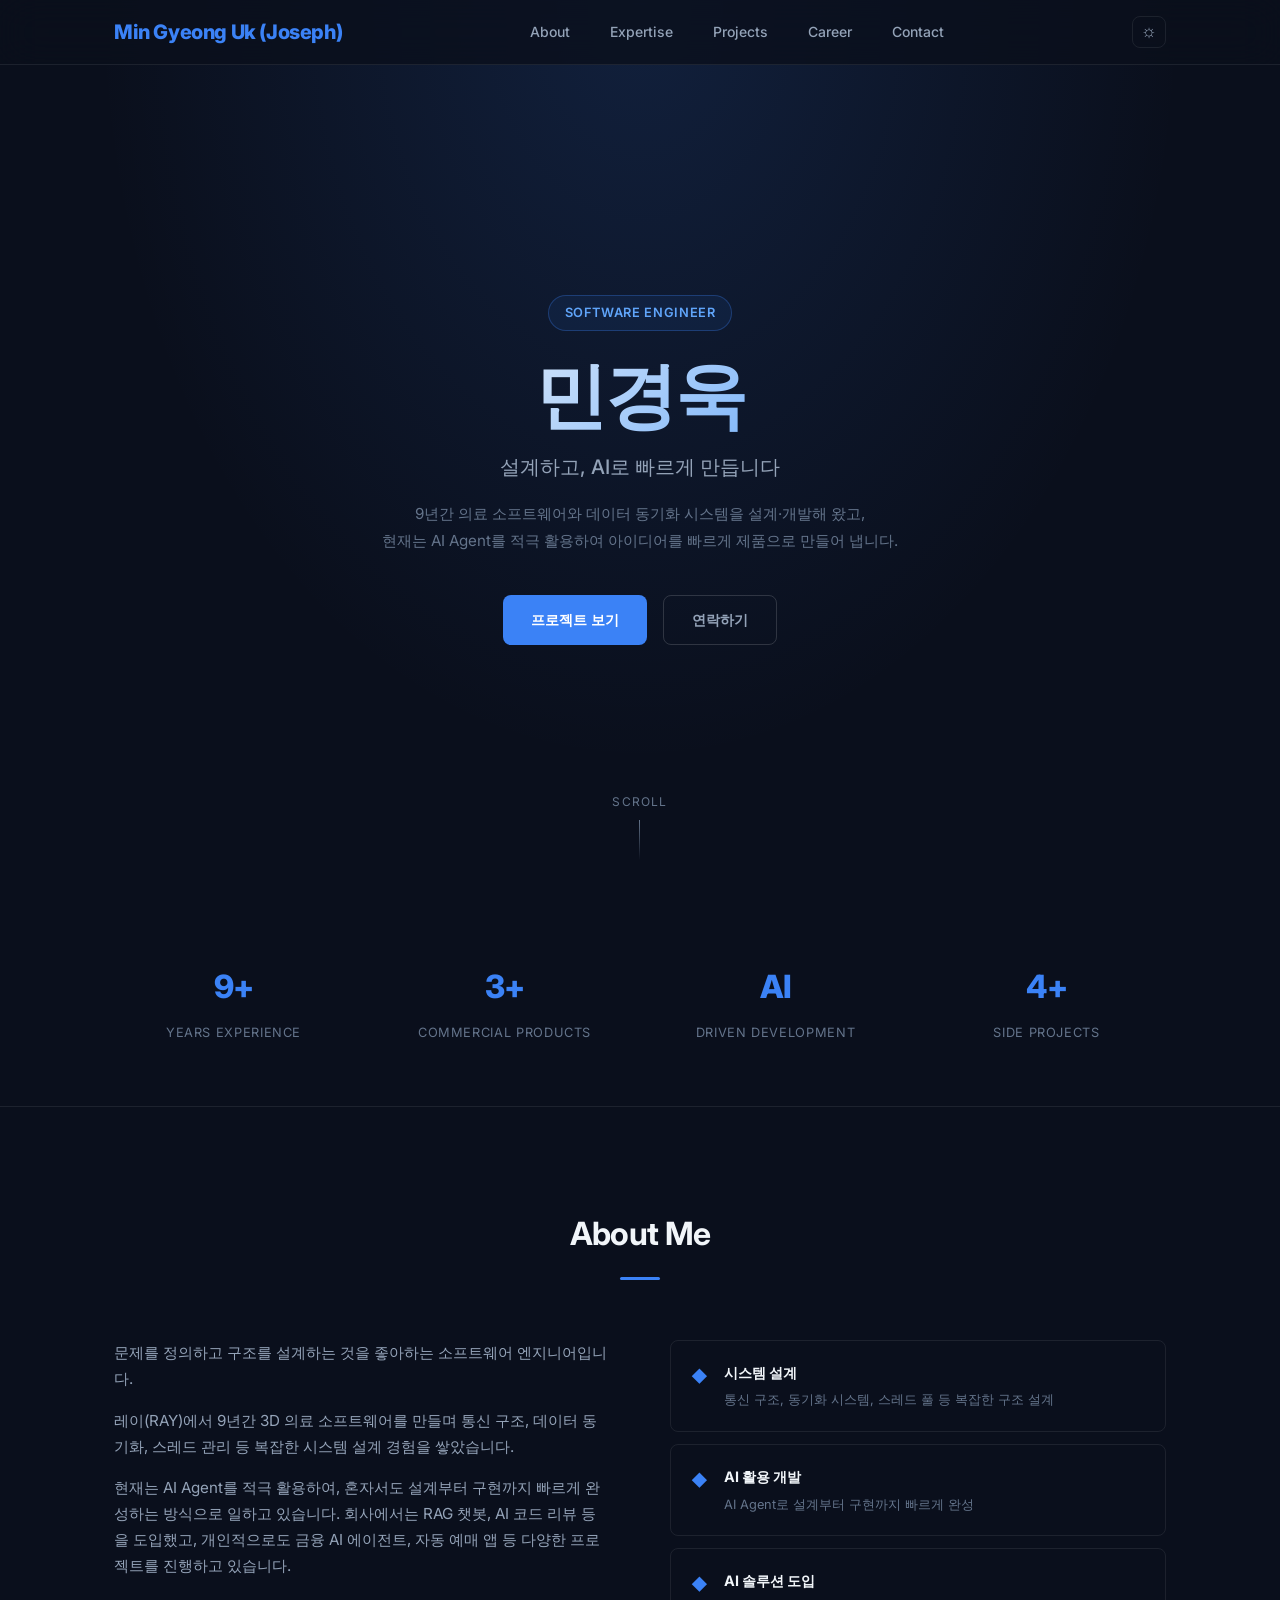
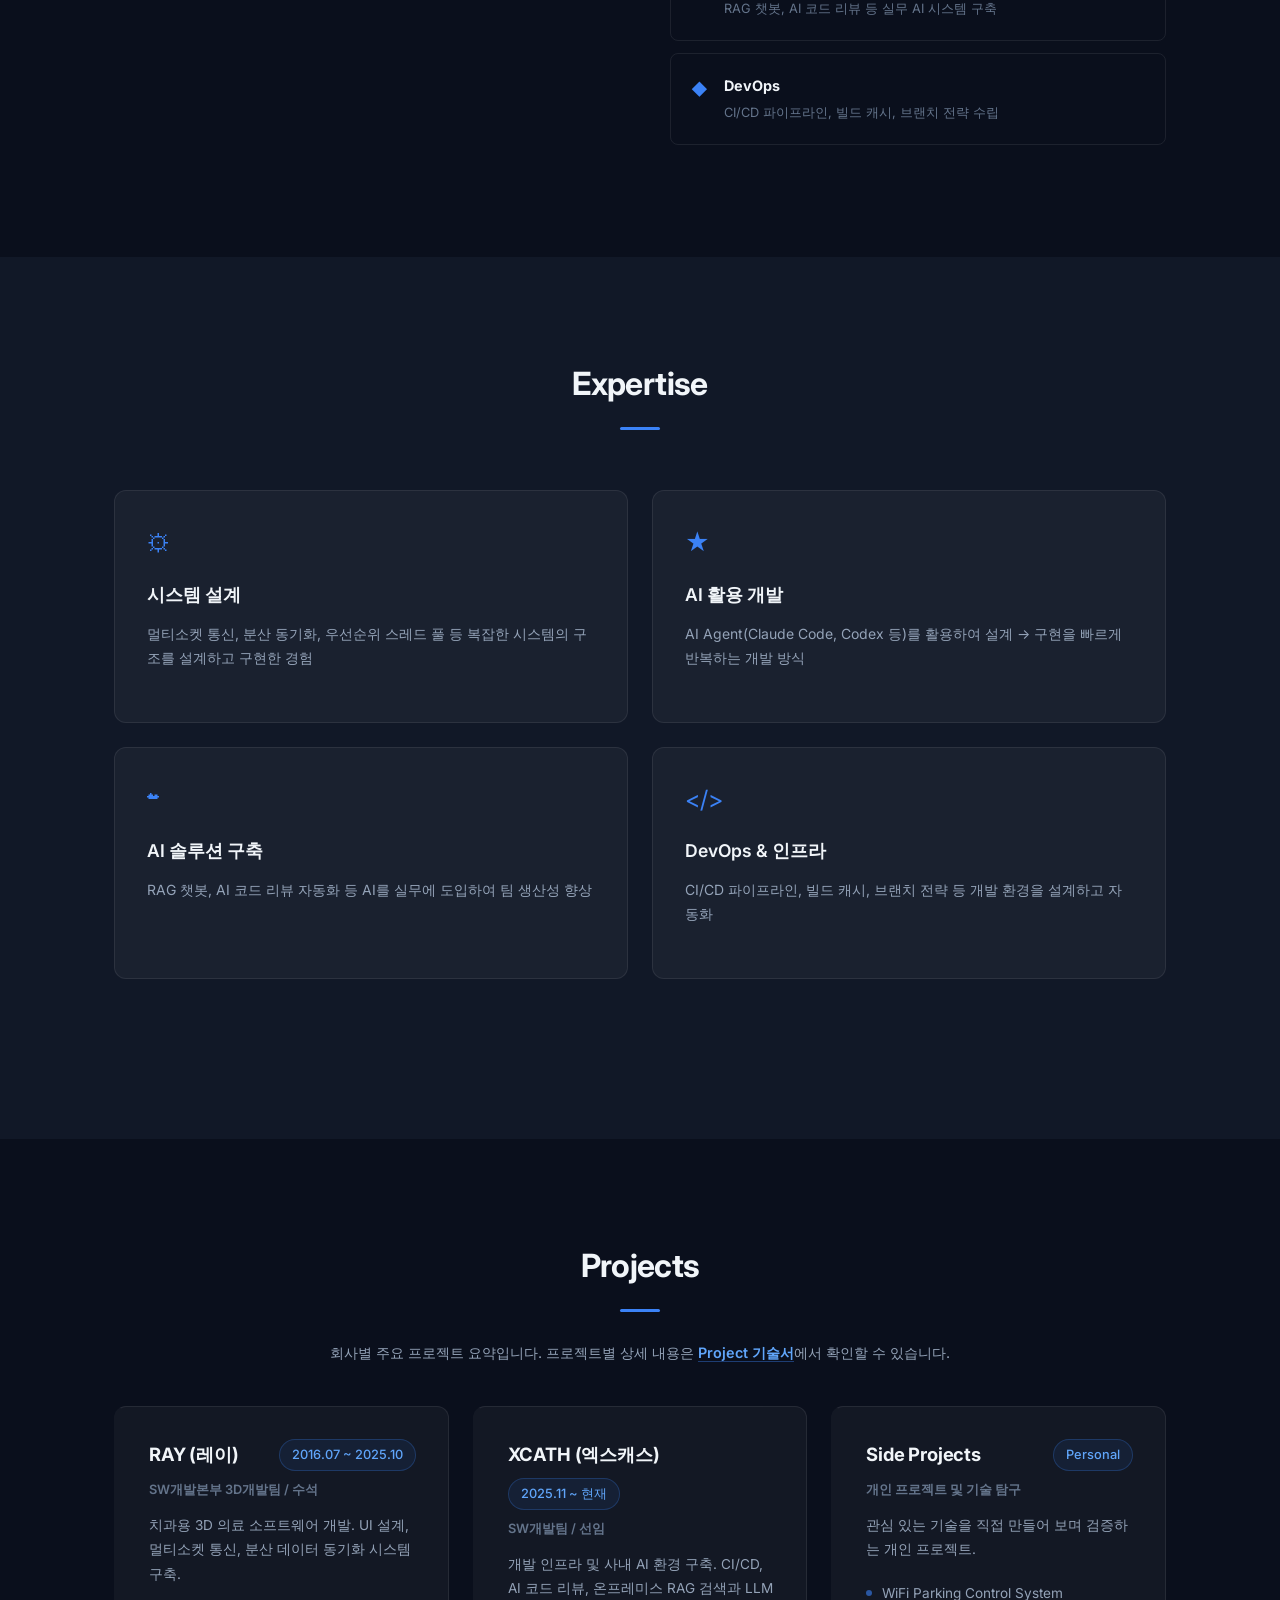
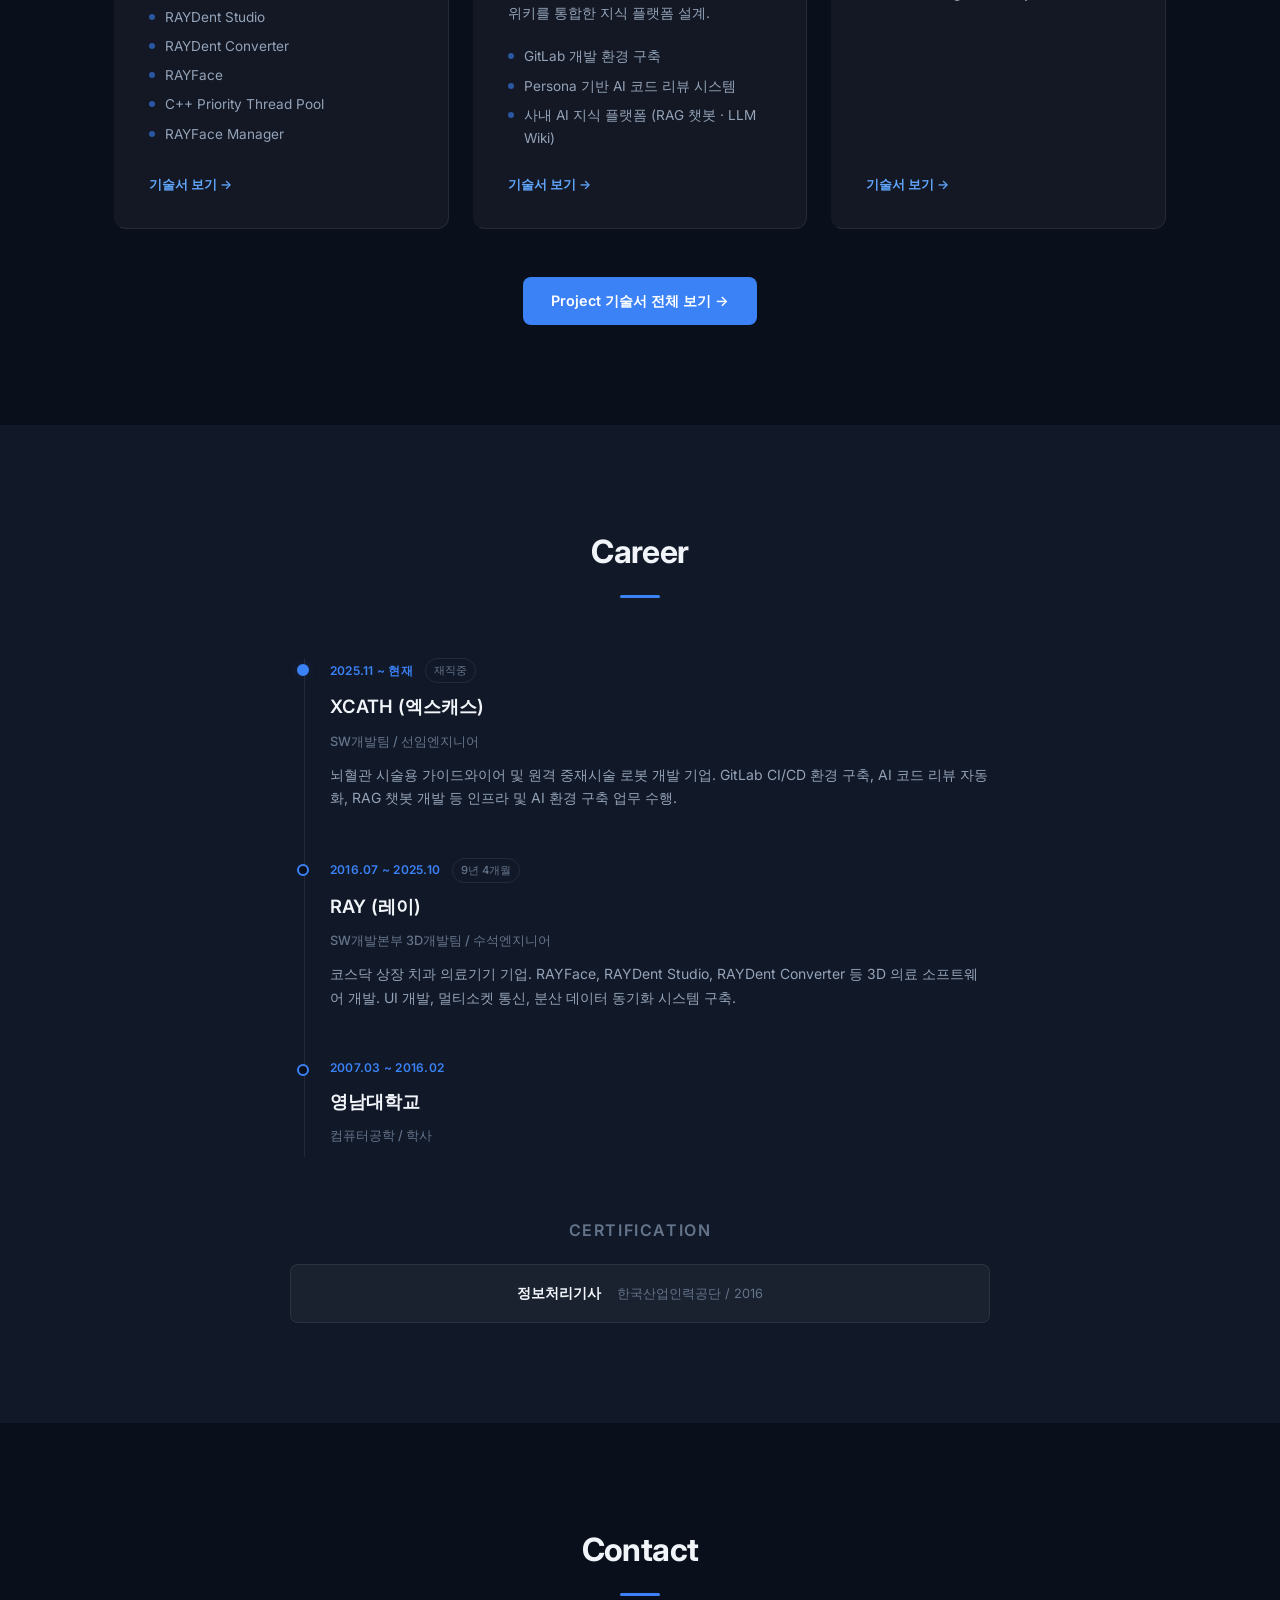
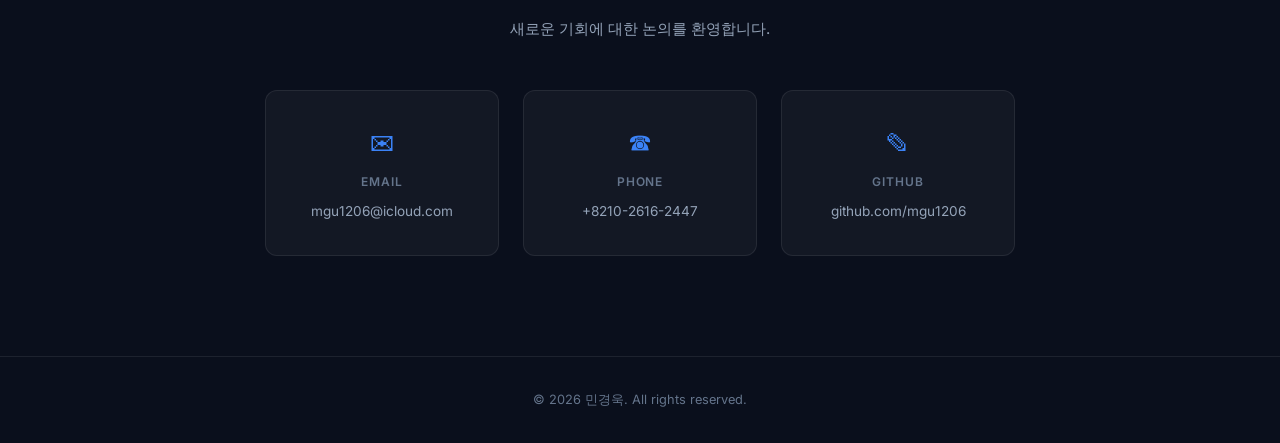
<file: index.html>
<!DOCTYPE html>
<html lang="ko">
<head>
  <meta charset="UTF-8" />
  <meta name="viewport" content="width=device-width, initial-scale=1.0"/>
  <title>민경욱 | Software Engineer Portfolio</title>
  <link rel="icon" type="image/svg+xml" href="data:image/svg+xml,<svg xmlns='http://www.w3.org/2000/svg' viewBox='0 0 64 64'><rect width='64' height='64' rx='14' fill='%233b82f6'/><text x='32' y='42' font-family='Inter,sans-serif' font-size='28' font-weight='700' fill='white' text-anchor='middle'>MG</text></svg>">
  <link rel="stylesheet" href="style.css" />
  <link rel="preconnect" href="https://fonts.googleapis.com">
  <link href="https://fonts.googleapis.com/css2?family=Inter:wght@300;400;500;600;700;800&display=swap" rel="stylesheet">
</head>
<body>
<script>
  (function() {
    var t = localStorage.getItem('theme');
    if (t === 'light') document.documentElement.setAttribute('data-theme', 'light');
  })();
</script>

<!-- Navigation -->
<nav class="navbar" id="navbar">
  <div class="nav-container">
    <a href="#" class="nav-logo">Min Gyeong Uk (Joseph)</a>
    <ul class="nav-links" id="navLinks">
      <li><a href="#about">About</a></li>
      <li><a href="#expertise">Expertise</a></li>
      <li><a href="#projects">Projects</a></li>
      <li><a href="#career">Career</a></li>
      <li><a href="#contact">Contact</a></li>
    </ul>
    <div class="nav-right">
      <button class="theme-toggle" id="themeToggle" aria-label="테마 변경">
        <span class="icon-sun">&#9788;</span>
        <span class="icon-moon">&#9790;</span>
      </button>
      <button class="nav-toggle" id="navToggle" aria-label="메뉴 열기">
        <span></span><span></span><span></span>
      </button>
    </div>
  </div>
</nav>

<!-- Hero Section -->
<section id="hero">
  <div class="hero-content">
    <span class="hero-badge">Software Engineer</span>
    <h1 class="hero-title">민경욱</h1>
    <p class="hero-subtitle">설계하고, AI로 빠르게 만듭니다</p>
    <p class="hero-desc">9년간 의료 소프트웨어와 데이터 동기화 시스템을 설계·개발해 왔고,<br>현재는 AI Agent를 적극 활용하여 아이디어를 빠르게 제품으로 만들어 냅니다.</p>
    <div class="hero-actions">
      <a href="#projects" class="btn btn-primary">프로젝트 보기</a>
      <a href="#contact" class="btn btn-outline">연락하기</a>
    </div>
  </div>
  <div class="hero-scroll">
    <span>Scroll</span>
    <div class="scroll-line"></div>
  </div>
</section>

<!-- Stats Section -->
<section id="stats">
  <div class="container">
    <div class="stats-grid">
      <div class="stat-item">
        <span class="stat-number">9+</span>
        <span class="stat-label">Years Experience</span>
      </div>
      <div class="stat-item">
        <span class="stat-number">3+</span>
        <span class="stat-label">Commercial Products</span>
      </div>
      <div class="stat-item">
        <span class="stat-number">AI</span>
        <span class="stat-label">Driven Development</span>
      </div>
      <div class="stat-item">
        <span class="stat-number">4+</span>
        <span class="stat-label">Side Projects</span>
      </div>
    </div>
  </div>
</section>

<!-- About Section -->
<section id="about" class="section">
  <div class="container">
    <h2 class="section-title">About Me</h2>
    <div class="about-grid">
      <div class="about-text">
        <p>문제를 정의하고 구조를 설계하는 것을 좋아하는 소프트웨어 엔지니어입니다.</p>
        <p>레이(RAY)에서 9년간 3D 의료 소프트웨어를 만들며 통신 구조, 데이터 동기화, 스레드 관리 등 복잡한 시스템 설계 경험을 쌓았습니다.</p>
        <p>현재는 AI Agent를 적극 활용하여, 혼자서도 설계부터 구현까지 빠르게 완성하는 방식으로 일하고 있습니다. 회사에서는 RAG 챗봇, AI 코드 리뷰 등을 도입했고, 개인적으로도 금융 AI 에이전트, 자동 예매 앱 등 다양한 프로젝트를 진행하고 있습니다.</p>
      </div>
      <div class="about-highlights">
        <div class="highlight-item">
          <span class="highlight-icon">&#9670;</span>
          <div>
            <strong>시스템 설계</strong>
            <p>통신 구조, 동기화 시스템, 스레드 풀 등 복잡한 구조 설계</p>
          </div>
        </div>
        <div class="highlight-item">
          <span class="highlight-icon">&#9670;</span>
          <div>
            <strong>AI 활용 개발</strong>
            <p>AI Agent로 설계부터 구현까지 빠르게 완성</p>
          </div>
        </div>
        <div class="highlight-item">
          <span class="highlight-icon">&#9670;</span>
          <div>
            <strong>AI 솔루션 도입</strong>
            <p>RAG 챗봇, AI 코드 리뷰 등 실무 AI 시스템 구축</p>
          </div>
        </div>
        <div class="highlight-item">
          <span class="highlight-icon">&#9670;</span>
          <div>
            <strong>DevOps</strong>
            <p>CI/CD 파이프라인, 빌드 캐시, 브랜치 전략 수립</p>
          </div>
        </div>
      </div>
    </div>
  </div>
</section>

<!-- Expertise Section -->
<section id="expertise" class="section section-alt">
  <div class="container">
    <h2 class="section-title">Expertise</h2>
    <div class="expertise-grid">
      <div class="expertise-card">
        <div class="expertise-icon">&#9881;</div>
        <h3>시스템 설계</h3>
        <p>멀티소켓 통신, 분산 동기화, 우선순위 스레드 풀 등 복잡한 시스템의 구조를 설계하고 구현한 경험</p>
      </div>
      <div class="expertise-card">
        <div class="expertise-icon">&#9733;</div>
        <h3>AI 활용 개발</h3>
        <p>AI Agent(Claude Code, Codex 등)를 활용하여 설계 → 구현을 빠르게 반복하는 개발 방식</p>
      </div>
      <div class="expertise-card">
        <div class="expertise-icon">&#9729;</div>
        <h3>AI 솔루션 구축</h3>
        <p>RAG 챗봇, AI 코드 리뷰 자동화 등 AI를 실무에 도입하여 팀 생산성 향상</p>
      </div>
      <div class="expertise-card">
        <div class="expertise-icon">&#60;/&#62;</div>
        <h3>DevOps & 인프라</h3>
        <p>CI/CD 파이프라인, 빌드 캐시, 브랜치 전략 등 개발 환경을 설계하고 자동화</p>
      </div>
    </div>
  </div>
</section>

<!-- Projects Section -->
<section id="projects" class="section">
  <div class="container">
    <h2 class="section-title">Projects</h2>

    <p class="section-lead">회사별 주요 프로젝트 요약입니다. 프로젝트별 상세 내용은 <a href="projects.html">Project 기술서</a>에서 확인할 수 있습니다.</p>

    <div class="projects-summary">
      <a class="summary-card" href="projects.html#ray">
        <div class="summary-top">
          <h3 class="summary-name">RAY (레이)</h3>
          <span class="company-period">2016.07 ~ 2025.10</span>
        </div>
        <span class="company-role">SW개발본부 3D개발팀 / 수석</span>
        <p class="summary-desc">치과용 3D 의료 소프트웨어 개발. UI 설계, 멀티소켓 통신, 분산 데이터 동기화 시스템 구축.</p>
        <ul class="summary-list">
          <li>RAYDent Studio</li>
          <li>RAYDent Converter</li>
          <li>RAYFace</li>
          <li>C++ Priority Thread Pool</li>
          <li>RAYFace Manager</li>
        </ul>
        <span class="summary-link">기술서 보기 &#8594;</span>
      </a>

      <a class="summary-card" href="projects.html#xcath">
        <div class="summary-top">
          <h3 class="summary-name">XCATH (엑스캐스)</h3>
          <span class="company-period">2025.11 ~ 현재</span>
        </div>
        <span class="company-role">SW개발팀 / 선임</span>
        <p class="summary-desc">개발 인프라 및 사내 AI 환경 구축. CI/CD, AI 코드 리뷰, 온프레미스 RAG 검색과 LLM 위키를 통합한 지식 플랫폼 설계.</p>
        <ul class="summary-list">
          <li>GitLab 개발 환경 구축</li>
          <li>Persona 기반 AI 코드 리뷰 시스템</li>
          <li>사내 AI 지식 플랫폼 (RAG 챗봇 · LLM Wiki)</li>
        </ul>
        <span class="summary-link">기술서 보기 &#8594;</span>
      </a>

      <a class="summary-card" href="projects.html#side">
        <div class="summary-top">
          <h3 class="summary-name">Side Projects</h3>
          <span class="company-period">Personal</span>
        </div>
        <span class="company-role">개인 프로젝트 및 기술 탐구</span>
        <p class="summary-desc">관심 있는 기술을 직접 만들어 보며 검증하는 개인 프로젝트.</p>
        <ul class="summary-list">
          <li>WiFi Parking Control System</li>
        </ul>
        <span class="summary-link">기술서 보기 &#8594;</span>
      </a>
    </div>

    <div class="projects-cta">
      <a href="projects.html" class="btn btn-primary">Project 기술서 전체 보기 &#8594;</a>
    </div>

  </div>
</section>

<!-- Career Section -->
<section id="career" class="section section-alt">
  <div class="container">
    <h2 class="section-title">Career</h2>
    <div class="timeline">
      <div class="timeline-item">
        <div class="timeline-marker active"></div>
        <div class="timeline-content">
          <div class="timeline-header">
            <span class="timeline-date">2025.11 ~ 현재</span>
            <span class="timeline-duration">재직중</span>
          </div>
          <h3>XCATH (엑스캐스)</h3>
          <span class="timeline-role">SW개발팀 / 선임엔지니어</span>
          <p>뇌혈관 시술용 가이드와이어 및 원격 중재시술 로봇 개발 기업. GitLab CI/CD 환경 구축, AI 코드 리뷰 자동화, RAG 챗봇 개발 등 인프라 및 AI 환경 구축 업무 수행.</p>
        </div>
      </div>
      <div class="timeline-item">
        <div class="timeline-marker"></div>
        <div class="timeline-content">
          <div class="timeline-header">
            <span class="timeline-date">2016.07 ~ 2025.10</span>
            <span class="timeline-duration">9년 4개월</span>
          </div>
          <h3>RAY (레이)</h3>
          <span class="timeline-role">SW개발본부 3D개발팀 / 수석엔지니어</span>
          <p>코스닥 상장 치과 의료기기 기업. RAYFace, RAYDent Studio, RAYDent Converter 등 3D 의료 소프트웨어 개발. UI 개발, 멀티소켓 통신, 분산 데이터 동기화 시스템 구축.</p>
        </div>
      </div>
      <div class="timeline-item">
        <div class="timeline-marker"></div>
        <div class="timeline-content">
          <div class="timeline-header">
            <span class="timeline-date">2007.03 ~ 2016.02</span>
          </div>
          <h3>영남대학교</h3>
          <span class="timeline-role">컴퓨터공학 / 학사</span>
        </div>
      </div>
    </div>

    <div class="cert-section">
      <h3 class="cert-title">Certification</h3>
      <div class="cert-item">
        <span class="cert-name">정보처리기사</span>
        <span class="cert-org">한국산업인력공단 / 2016</span>
      </div>
    </div>
  </div>
</section>

<!-- Contact Section -->
<section id="contact" class="section">
  <div class="container">
    <h2 class="section-title">Contact</h2>
    <p class="contact-desc">새로운 기회에 대한 논의를 환영합니다.</p>
    <div class="contact-grid">
      <a href="mailto:mgu1206@icloud.com" class="contact-card">
        <span class="contact-icon">&#9993;</span>
        <span class="contact-label">Email</span>
        <span class="contact-value">mgu1206@icloud.com</span>
      </a>
      <a href="tel:+821026162447" class="contact-card">
        <span class="contact-icon">&#9742;</span>
        <span class="contact-label">Phone</span>
        <span class="contact-value">+8210-2616-2447</span>
      </a>
      <a href="https://github.com/mgu1206" target="_blank" rel="noopener" class="contact-card">
        <span class="contact-icon">&#9998;</span>
        <span class="contact-label">GitHub</span>
        <span class="contact-value">github.com/mgu1206</span>
      </a>
    </div>
  </div>
</section>

<!-- Footer -->
<footer class="footer">
  <div class="container">
    <p>&copy; 2026 민경욱. All rights reserved.</p>
  </div>
</footer>

<script src="script.js"></script>
</body>
</html>
</file>
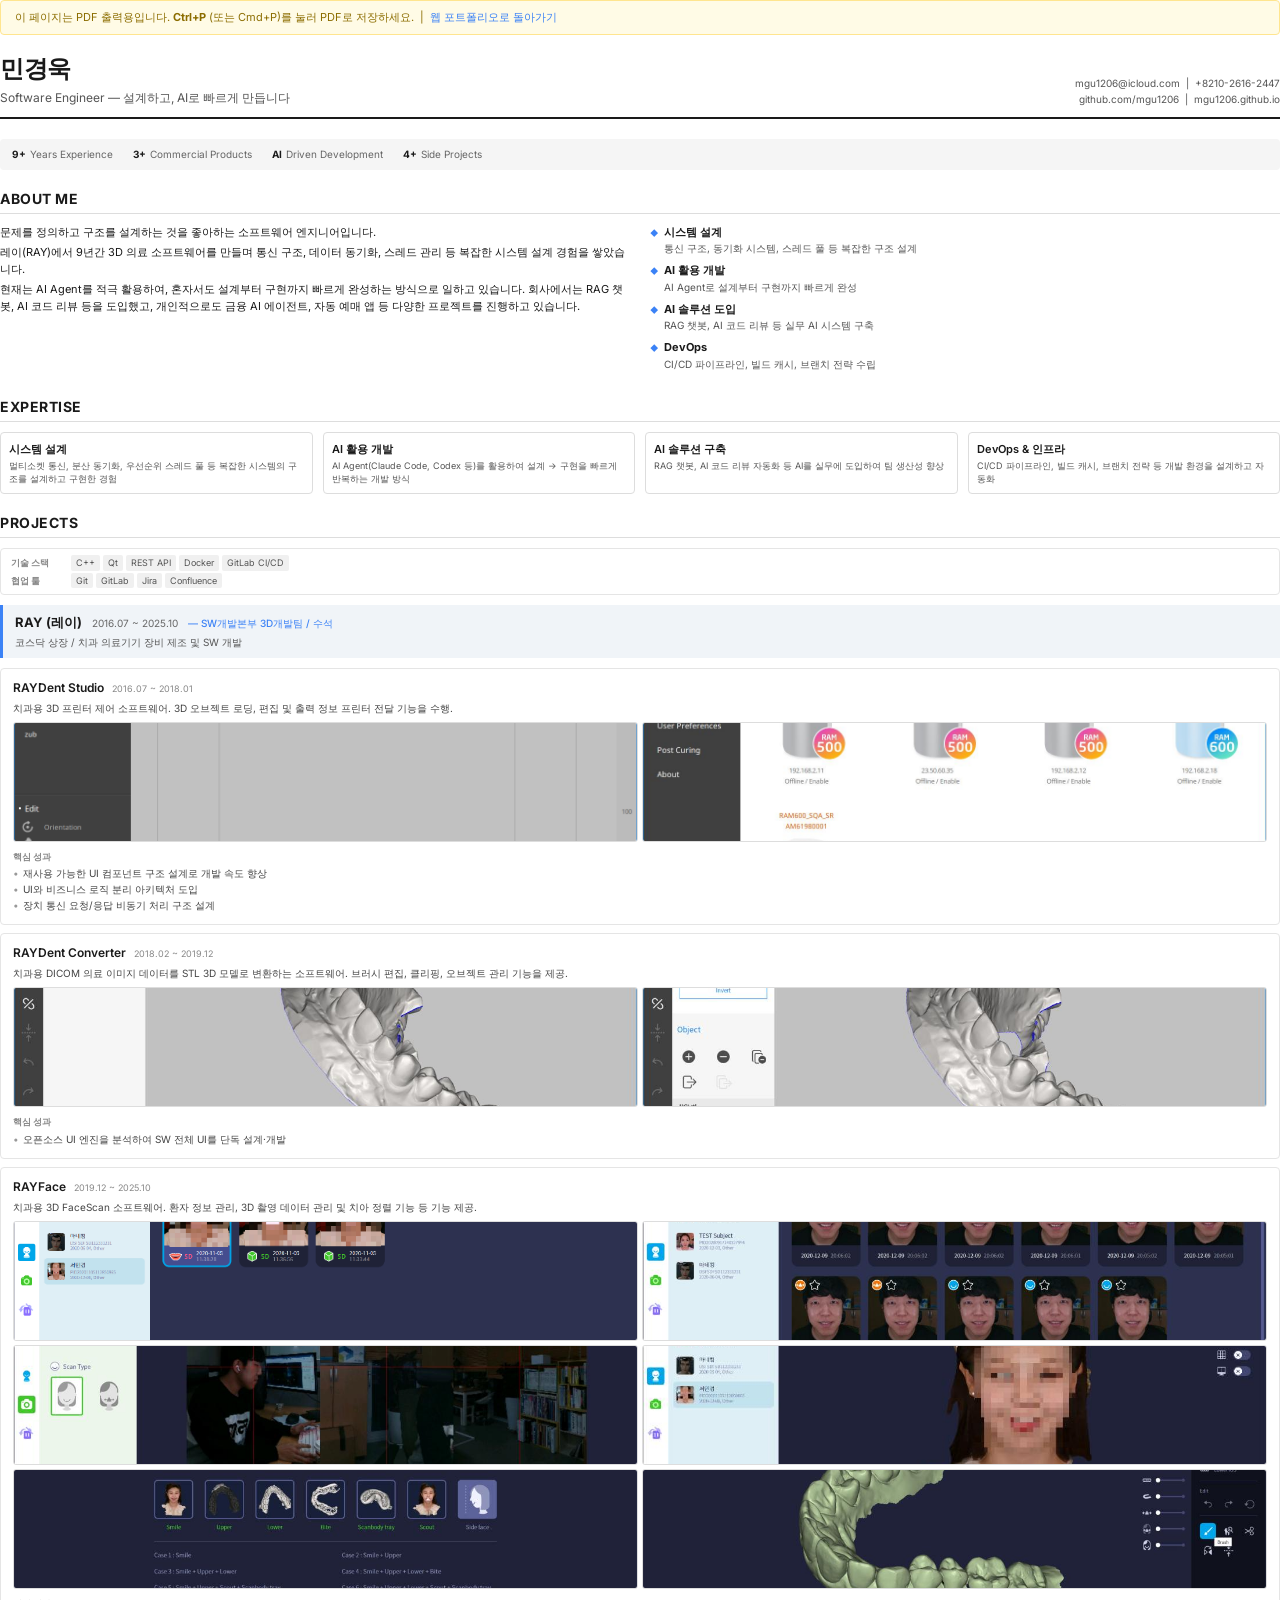
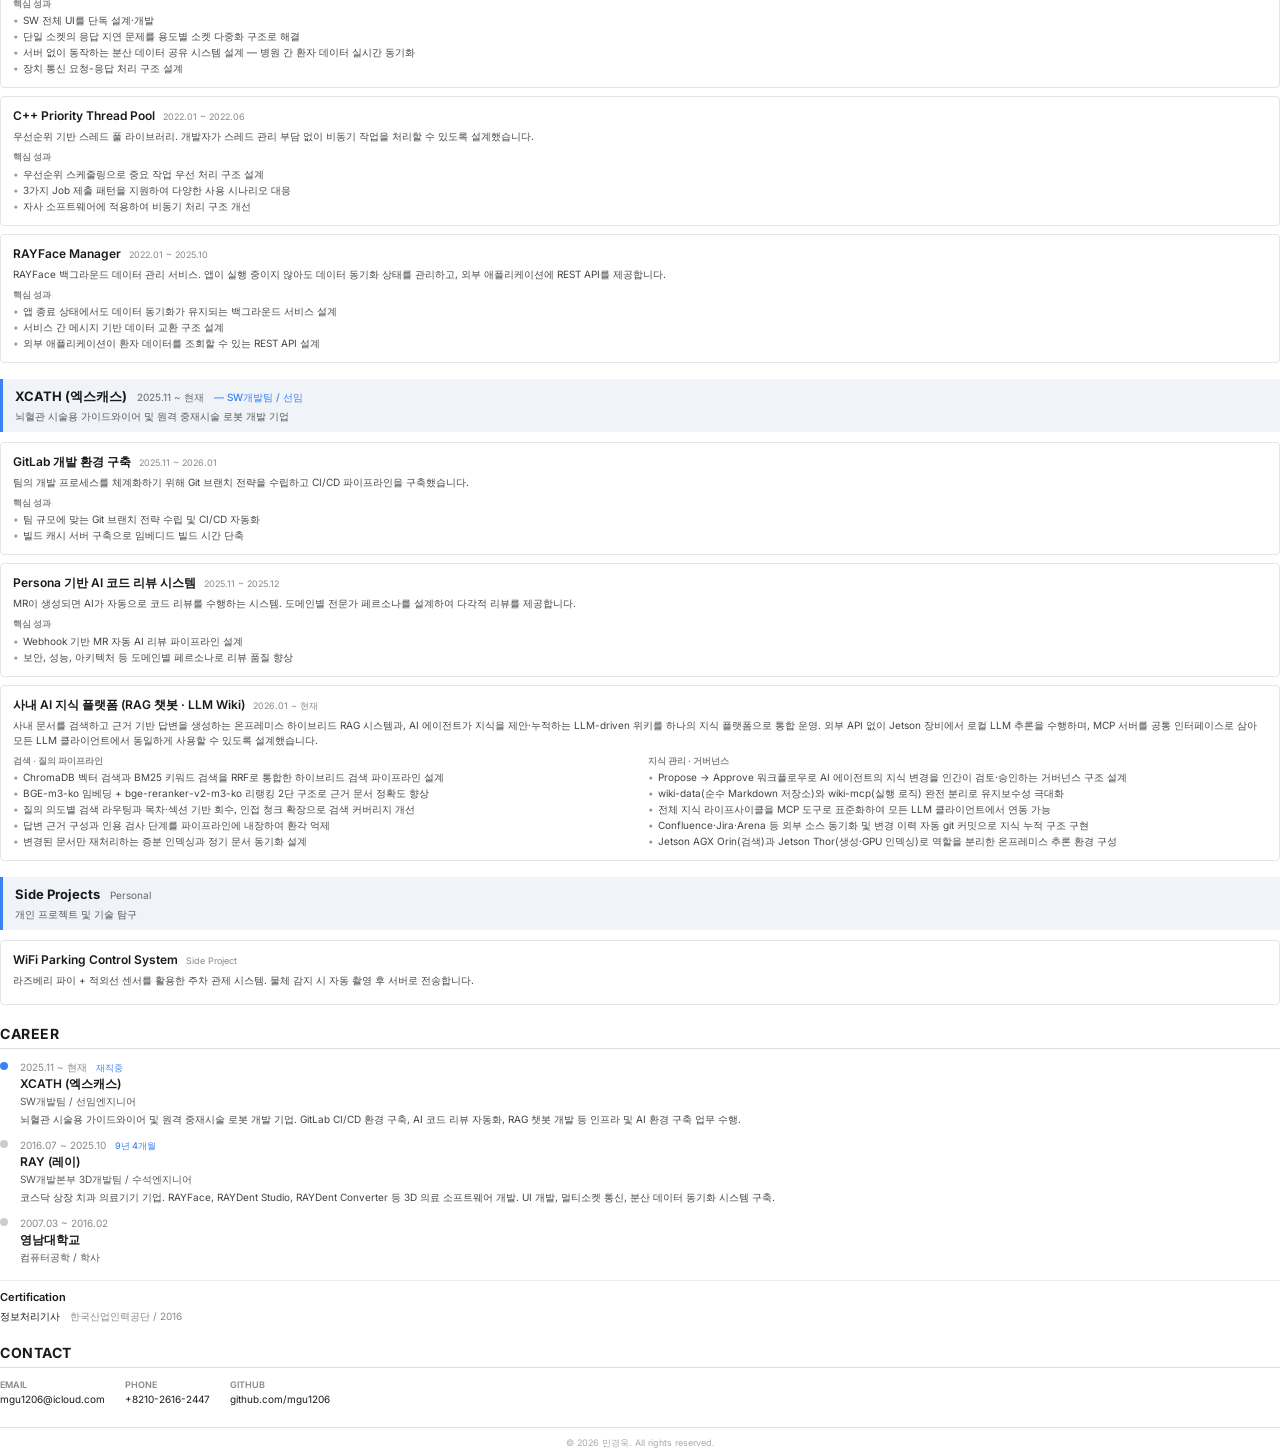
<file: print.html>
<!DOCTYPE html>
<html lang="ko">
<head>
  <meta charset="UTF-8" />
  <title>민경욱 | Software Engineer Portfolio (Print)</title>
  <link href="https://fonts.googleapis.com/css2?family=Inter:wght@300;400;500;600;700;800&display=swap" rel="stylesheet">
  <style>
    /* Reset & Base */
    *, *::before, *::after { margin: 0; padding: 0; box-sizing: border-box; }

    body {
      font-family: 'Inter', sans-serif;
      color: #1a1a1a;
      background: #fff;
      font-size: 11px;
      line-height: 1.5;
    }

    a { color: #1a1a1a; text-decoration: none; }

    /* Page Setup */
    @page {
      size: A4;
      margin: 15mm 18mm;
    }

    /* Header */
    .print-header {
      display: flex;
      justify-content: space-between;
      align-items: flex-end;
      border-bottom: 2px solid #1a1a1a;
      padding-bottom: 10px;
      margin-bottom: 20px;
    }

    .print-header-left h1 {
      font-size: 24px;
      font-weight: 800;
      letter-spacing: -0.5px;
    }

    .print-header-left .subtitle {
      font-size: 12px;
      color: #555;
      margin-top: 2px;
    }

    .print-header-right {
      text-align: right;
      font-size: 10px;
      color: #555;
      line-height: 1.6;
    }

    .print-header-right a { color: #555; }

    /* Stats Row */
    .stats-row {
      display: flex;
      gap: 20px;
      margin-bottom: 18px;
      padding: 8px 12px;
      background: #f5f5f5;
      border-radius: 4px;
      font-size: 10px;
    }

    .stats-row .stat {
      display: flex;
      align-items: center;
      gap: 4px;
    }

    .stats-row .stat strong {
      font-weight: 700;
    }

    .stats-row .stat span {
      color: #666;
    }

    /* Sections */
    .section {
      margin-bottom: 18px;
    }

    .section-title {
      font-size: 14px;
      font-weight: 700;
      border-bottom: 1px solid #ddd;
      padding-bottom: 4px;
      margin-bottom: 10px;
      text-transform: uppercase;
      letter-spacing: 0.5px;
    }

    /* About */
    .about-content {
      display: flex;
      gap: 20px;
    }

    .about-text {
      flex: 1;
    }

    .about-text p {
      margin-bottom: 4px;
    }

    .about-highlights {
      flex: 1;
    }

    .highlight-item {
      display: flex;
      align-items: flex-start;
      gap: 6px;
      margin-bottom: 6px;
    }

    .highlight-icon {
      color: #3b82f6;
      font-size: 8px;
      margin-top: 3px;
      flex-shrink: 0;
    }

    .highlight-item strong {
      font-size: 11px;
    }

    .highlight-item p {
      font-size: 10px;
      color: #555;
      margin-top: 1px;
    }

    /* Expertise */
    .expertise-grid {
      display: grid;
      grid-template-columns: repeat(4, 1fr);
      gap: 10px;
      margin-bottom: 12px;
    }

    .expertise-card {
      border: 1px solid #ddd;
      border-radius: 4px;
      padding: 8px;
    }

    .expertise-card h3 {
      font-size: 11px;
      font-weight: 600;
      margin-bottom: 3px;
    }

    .expertise-card p {
      font-size: 9px;
      color: #555;
      line-height: 1.4;
    }

    /* Tech Stack */
    .tech-stack-group {
      display: flex;
      gap: 16px;
      flex-wrap: wrap;
    }

    .tech-stack {
      flex: 1;
      min-width: 150px;
    }

    .tech-stack-title {
      font-size: 10px;
      font-weight: 600;
      margin-bottom: 4px;
      color: #333;
    }

    .tech-stack-title--learning {
      color: #888;
    }

    .tech-tags {
      display: flex;
      flex-wrap: wrap;
      gap: 3px;
    }

    .tech-tag {
      font-size: 9px;
      padding: 1px 6px;
      border: 1px solid #ccc;
      border-radius: 3px;
      color: #444;
    }

    .tech-tag--learning {
      border-style: dashed;
      color: #888;
    }

    /* Company Section */
    .company-section {
      margin-bottom: 16px;
      page-break-inside: avoid;
    }

    .company-header {
      background: #f0f4f8;
      border-left: 3px solid #3b82f6;
      padding: 8px 12px;
      margin-bottom: 10px;
      page-break-after: avoid;
    }

    .company-top-line {
      display: flex;
      align-items: baseline;
      gap: 10px;
      margin-bottom: 2px;
    }

    .company-name {
      font-size: 13px;
      font-weight: 700;
    }

    .company-period {
      font-size: 10px;
      color: #666;
    }

    .company-desc {
      font-size: 10px;
      color: #555;
    }

    .company-role {
      font-size: 10px;
      color: #3b82f6;
      font-weight: 500;
    }

    /* Project Card */
    .project-card {
      border: 1px solid #e5e5e5;
      border-radius: 4px;
      padding: 10px 12px;
      margin-bottom: 8px;
      page-break-inside: avoid;
    }

    .project-title-row {
      display: flex;
      align-items: baseline;
      gap: 8px;
      margin-bottom: 4px;
    }

    .project-name {
      font-size: 12px;
      font-weight: 600;
    }

    .project-period {
      font-size: 9px;
      color: #888;
    }

    .project-desc {
      font-size: 10px;
      color: #444;
      margin-bottom: 6px;
    }

    /* Project Images - 2 column grid */
    .project-images {
      display: grid;
      grid-template-columns: repeat(2, 1fr);
      gap: 4px;
      margin-bottom: 8px;
    }

    .project-images img {
      width: 100%;
      height: 120px;
      object-fit: cover;
      border-radius: 3px;
      border: 1px solid #ddd;
    }

    /* Project Details */
    .project-details {
      display: flex;
      gap: 16px;
    }

    .project-detail-group {
      flex: 1;
    }

    .project-detail-group h4 {
      font-size: 9px;
      font-weight: 600;
      color: #888;
      text-transform: uppercase;
      margin-bottom: 3px;
    }

    .project-tags {
      display: flex;
      flex-wrap: wrap;
      gap: 3px;
    }

    .page-stack {
      border: 1px solid #e5e5e5;
      border-radius: 4px;
      padding: 6px 10px;
      margin-bottom: 10px;
    }

    .tech-rows {
      display: flex;
      flex-direction: column;
      gap: 2px;
    }

    .tech-row {
      display: flex;
      align-items: baseline;
      gap: 6px;
    }

    .tech-row-label {
      font-size: 9px;
      font-weight: 600;
      color: #888;
      min-width: 54px;
      flex-shrink: 0;
    }

    .tag {
      font-size: 9px;
      padding: 1px 5px;
      background: #f0f0f0;
      border-radius: 2px;
      color: #555;
    }

    .project-achievements {
      list-style: none;
      font-size: 10px;
      color: #444;
    }

    .project-achievements li {
      padding-left: 10px;
      position: relative;
      margin-bottom: 1px;
    }

    .project-achievements li::before {
      content: "\2022";
      position: absolute;
      left: 0;
      color: #999;
    }

    /* Career Timeline */
    .timeline {
      margin-bottom: 14px;
    }

    .timeline-item {
      display: flex;
      gap: 12px;
      margin-bottom: 10px;
      page-break-inside: avoid;
    }

    .timeline-marker {
      width: 8px;
      height: 8px;
      border-radius: 50%;
      background: #ccc;
      border: 2px solid #ccc;
      flex-shrink: 0;
      margin-top: 3px;
    }

    .timeline-marker.active {
      background: #3b82f6;
      border-color: #3b82f6;
    }

    .timeline-content h3 {
      font-size: 12px;
      font-weight: 600;
    }

    .timeline-date {
      font-size: 10px;
      color: #888;
    }

    .timeline-duration {
      font-size: 9px;
      color: #3b82f6;
      font-weight: 500;
      margin-left: 6px;
    }

    .timeline-role {
      font-size: 10px;
      color: #555;
    }

    .timeline-content p {
      font-size: 10px;
      color: #444;
      margin-top: 2px;
    }

    /* Certification */
    .cert-section {
      border-top: 1px solid #eee;
      padding-top: 8px;
    }

    .cert-title {
      font-size: 11px;
      font-weight: 600;
      margin-bottom: 4px;
    }

    .cert-item {
      display: flex;
      gap: 10px;
      font-size: 10px;
    }

    .cert-name { font-weight: 500; }
    .cert-org { color: #888; }

    /* Contact */
    .contact-grid {
      display: flex;
      gap: 20px;
    }

    .contact-item {
      font-size: 10px;
    }

    .contact-label {
      font-weight: 600;
      color: #888;
      font-size: 9px;
      text-transform: uppercase;
    }

    /* Footer */
    .print-footer {
      margin-top: 20px;
      padding-top: 8px;
      border-top: 1px solid #ddd;
      font-size: 9px;
      color: #aaa;
      text-align: center;
    }

    /* Print-specific */
    @media print {
      body { -webkit-print-color-adjust: exact; print-color-adjust: exact; }
      .no-print { display: none !important; }
    }

    /* Screen-only notice */
    .screen-notice {
      background: #fffbe6;
      border: 1px solid #ffe58f;
      border-radius: 4px;
      padding: 8px 14px;
      margin-bottom: 16px;
      font-size: 11px;
      color: #8c6d00;
    }

    @media print {
      .screen-notice { display: none; }
    }
  </style>
</head>
<body>

<!-- Screen-only notice -->
<div class="screen-notice">
  이 페이지는 PDF 출력용입니다. <strong>Ctrl+P</strong> (또는 Cmd+P)를 눌러 PDF로 저장하세요.
  &nbsp;|&nbsp; <a href="index.html" style="color: #3b82f6;">웹 포트폴리오로 돌아가기</a>
</div>

<!-- Header -->
<div class="print-header">
  <div class="print-header-left">
    <h1>민경욱</h1>
    <div class="subtitle">Software Engineer &mdash; 설계하고, AI로 빠르게 만듭니다</div>
  </div>
  <div class="print-header-right">
    <div>mgu1206@icloud.com &nbsp;|&nbsp; +8210-2616-2447</div>
    <div><a href="https://github.com/mgu1206">github.com/mgu1206</a> &nbsp;|&nbsp; <a href="https://mgu1206.github.io">mgu1206.github.io</a></div>
  </div>
</div>

<!-- Stats -->
<div class="stats-row">
  <div class="stat"><strong>9+</strong> <span>Years Experience</span></div>
  <div class="stat"><strong>3+</strong> <span>Commercial Products</span></div>
  <div class="stat"><strong>AI</strong> <span>Driven Development</span></div>
  <div class="stat"><strong>4+</strong> <span>Side Projects</span></div>
</div>

<!-- About -->
<div class="section">
  <h2 class="section-title">About Me</h2>
  <div class="about-content">
    <div class="about-text">
      <p>문제를 정의하고 구조를 설계하는 것을 좋아하는 소프트웨어 엔지니어입니다.</p>
      <p>레이(RAY)에서 9년간 3D 의료 소프트웨어를 만들며 통신 구조, 데이터 동기화, 스레드 관리 등 복잡한 시스템 설계 경험을 쌓았습니다.</p>
      <p>현재는 AI Agent를 적극 활용하여, 혼자서도 설계부터 구현까지 빠르게 완성하는 방식으로 일하고 있습니다. 회사에서는 RAG 챗봇, AI 코드 리뷰 등을 도입했고, 개인적으로도 금융 AI 에이전트, 자동 예매 앱 등 다양한 프로젝트를 진행하고 있습니다.</p>
    </div>
    <div class="about-highlights">
      <div class="highlight-item">
        <span class="highlight-icon">&#9670;</span>
        <div>
          <strong>시스템 설계</strong>
          <p>통신 구조, 동기화 시스템, 스레드 풀 등 복잡한 구조 설계</p>
        </div>
      </div>
      <div class="highlight-item">
        <span class="highlight-icon">&#9670;</span>
        <div>
          <strong>AI 활용 개발</strong>
          <p>AI Agent로 설계부터 구현까지 빠르게 완성</p>
        </div>
      </div>
      <div class="highlight-item">
        <span class="highlight-icon">&#9670;</span>
        <div>
          <strong>AI 솔루션 도입</strong>
          <p>RAG 챗봇, AI 코드 리뷰 등 실무 AI 시스템 구축</p>
        </div>
      </div>
      <div class="highlight-item">
        <span class="highlight-icon">&#9670;</span>
        <div>
          <strong>DevOps</strong>
          <p>CI/CD 파이프라인, 빌드 캐시, 브랜치 전략 수립</p>
        </div>
      </div>
    </div>
  </div>
</div>

<!-- Expertise & Tech Stack -->
<div class="section">
  <h2 class="section-title">Expertise</h2>
  <div class="expertise-grid">
    <div class="expertise-card">
      <h3>시스템 설계</h3>
      <p>멀티소켓 통신, 분산 동기화, 우선순위 스레드 풀 등 복잡한 시스템의 구조를 설계하고 구현한 경험</p>
    </div>
    <div class="expertise-card">
      <h3>AI 활용 개발</h3>
      <p>AI Agent(Claude Code, Codex 등)를 활용하여 설계 → 구현을 빠르게 반복하는 개발 방식</p>
    </div>
    <div class="expertise-card">
      <h3>AI 솔루션 구축</h3>
      <p>RAG 챗봇, AI 코드 리뷰 자동화 등 AI를 실무에 도입하여 팀 생산성 향상</p>
    </div>
    <div class="expertise-card">
      <h3>DevOps &amp; 인프라</h3>
      <p>CI/CD 파이프라인, 빌드 캐시, 브랜치 전략 등 개발 환경을 설계하고 자동화</p>
    </div>
  </div>
</div>

<!-- Projects -->
<div class="section">
  <h2 class="section-title">Projects</h2>

  <div class="page-stack">
    <div class="tech-rows">
      <div class="tech-row">
        <span class="tech-row-label">기술 스택</span>
        <div class="project-tags">
          <span class="tag">C++</span>
          <span class="tag">Qt</span>
          <span class="tag">REST API</span>
          <span class="tag">Docker</span>
          <span class="tag">GitLab CI/CD</span>
        </div>
      </div>
      <div class="tech-row">
        <span class="tech-row-label">협업 툴</span>
        <div class="project-tags">
          <span class="tag">Git</span>
          <span class="tag">GitLab</span>
          <span class="tag">Jira</span>
          <span class="tag">Confluence</span>
        </div>
      </div>
    </div>
  </div>

  <!-- RAY -->
  <div class="company-section">
    <div class="company-header">
      <div class="company-top-line">
        <span class="company-name">RAY (레이)</span>
        <span class="company-period">2016.07 ~ 2025.10</span>
        <span class="company-role">&mdash; SW개발본부 3D개발팀 / 수석</span>
      </div>
      <div class="company-desc">코스닥 상장 / 치과 의료기기 장비 제조 및 SW 개발</div>
    </div>

    <div class="project-card">
      <div class="project-title-row">
        <span class="project-name">RAYDent Studio</span>
        <span class="project-period">2016.07 ~ 2018.01</span>
      </div>
      <p class="project-desc">치과용 3D 프린터 제어 소프트웨어. 3D 오브젝트 로딩, 편집 및 출력 정보 프린터 전달 기능을 수행.</p>
      <div class="project-images">
        <img src="images/projects/raydentstudio-1.png" alt="RAYDent Studio 3D 프린트 뷰">
        <img src="images/projects/raydentstudio-2.jpg" alt="RAYDent Studio 프린터 설정">
      </div>
      <div class="project-details">
        <div class="project-detail-group">
          <h4>핵심 성과</h4>
          <ul class="project-achievements">
            <li>재사용 가능한 UI 컴포넌트 구조 설계로 개발 속도 향상</li>
            <li>UI와 비즈니스 로직 분리 아키텍처 도입</li>
            <li>장치 통신 요청/응답 비동기 처리 구조 설계</li>
          </ul>
        </div>
      </div>
    </div>

    <div class="project-card">
      <div class="project-title-row">
        <span class="project-name">RAYDent Converter</span>
        <span class="project-period">2018.02 ~ 2019.12</span>
      </div>
      <p class="project-desc">치과용 DICOM 의료 이미지 데이터를 STL 3D 모델로 변환하는 소프트웨어. 브러시 편집, 클리핑, 오브젝트 관리 기능을 제공.</p>
      <div class="project-images">
        <img src="images/projects/converter-1.jpg" alt="RAYDent Converter 3D 모델">
        <img src="images/projects/converter-2.jpg" alt="RAYDent Converter 브러시 편집">
      </div>
      <div class="project-details">
        <div class="project-detail-group">
          <h4>핵심 성과</h4>
          <ul class="project-achievements">
            <li>오픈소스 UI 엔진을 분석하여 SW 전체 UI를 단독 설계·개발</li>
          </ul>
        </div>
      </div>
    </div>

    <div class="project-card">
      <div class="project-title-row">
        <span class="project-name">RAYFace</span>
        <span class="project-period">2019.12 ~ 2025.10</span>
      </div>
      <p class="project-desc">치과용 3D FaceScan 소프트웨어. 환자 정보 관리, 3D 촬영 데이터 관리 및 치아 정렬 기능 등 기능 제공.</p>
      <div class="project-images">
        <img src="images/projects/rayface-1.png" alt="RAYFace 환자 목록">
        <img src="images/projects/rayface-2.jpg" alt="RAYFace 갤러리 뷰">
        <img src="images/projects/rayface-3.jpg" alt="RAYFace 촬영 모드">
        <img src="images/projects/rayface-4.jpg" alt="RAYFace 3D 얼굴 뷰">
        <img src="images/projects/rayface-5.jpg" alt="RAYFace 스캔 데이터 정렬">
        <img src="images/projects/rayface-6.jpg" alt="RAYFace 3D 치아 모델">
      </div>
      <div class="project-details">
        <div class="project-detail-group">
          <h4>핵심 성과</h4>
          <ul class="project-achievements">
            <li>SW 전체 UI를 단독 설계·개발</li>
            <li>단일 소켓의 응답 지연 문제를 용도별 소켓 다중화 구조로 해결</li>
            <li>서버 없이 동작하는 분산 데이터 공유 시스템 설계 — 병원 간 환자 데이터 실시간 동기화</li>
            <li>장치 통신 요청-응답 처리 구조 설계</li>
          </ul>
        </div>
      </div>
    </div>

    <div class="project-card">
      <div class="project-title-row">
        <span class="project-name">C++ Priority Thread Pool</span>
        <span class="project-period">2022.01 ~ 2022.06</span>
      </div>
      <p class="project-desc">우선순위 기반 스레드 풀 라이브러리. 개발자가 스레드 관리 부담 없이 비동기 작업을 처리할 수 있도록 설계했습니다.</p>
      <div class="project-details">
        <div class="project-detail-group">
          <h4>핵심 성과</h4>
          <ul class="project-achievements">
            <li>우선순위 스케줄링으로 중요 작업 우선 처리 구조 설계</li>
            <li>3가지 Job 제출 패턴을 지원하여 다양한 사용 시나리오 대응</li>
            <li>자사 소프트웨어에 적용하여 비동기 처리 구조 개선</li>
          </ul>
        </div>
      </div>
    </div>

    <div class="project-card">
      <div class="project-title-row">
        <span class="project-name">RAYFace Manager</span>
        <span class="project-period">2022.01 ~ 2025.10</span>
      </div>
      <p class="project-desc">RAYFace 백그라운드 데이터 관리 서비스. 앱이 실행 중이지 않아도 데이터 동기화 상태를 관리하고, 외부 애플리케이션에 REST API를 제공합니다.</p>
      <div class="project-details">
        <div class="project-detail-group">
          <h4>핵심 성과</h4>
          <ul class="project-achievements">
            <li>앱 종료 상태에서도 데이터 동기화가 유지되는 백그라운드 서비스 설계</li>
            <li>서비스 간 메시지 기반 데이터 교환 구조 설계</li>
            <li>외부 애플리케이션이 환자 데이터를 조회할 수 있는 REST API 설계</li>
          </ul>
        </div>
      </div>
    </div>
  </div>

  <!-- XCATH -->
  <div class="company-section">
    <div class="company-header">
      <div class="company-top-line">
        <span class="company-name">XCATH (엑스캐스)</span>
        <span class="company-period">2025.11 ~ 현재</span>
        <span class="company-role">&mdash; SW개발팀 / 선임</span>
      </div>
      <div class="company-desc">뇌혈관 시술용 가이드와이어 및 원격 중재시술 로봇 개발 기업</div>
    </div>

    <div class="project-card">
      <div class="project-title-row">
        <span class="project-name">GitLab 개발 환경 구축</span>
        <span class="project-period">2025.11 ~ 2026.01</span>
      </div>
      <p class="project-desc">팀의 개발 프로세스를 체계화하기 위해 Git 브랜치 전략을 수립하고 CI/CD 파이프라인을 구축했습니다.</p>
      <div class="project-details">
        <div class="project-detail-group">
          <h4>핵심 성과</h4>
          <ul class="project-achievements">
            <li>팀 규모에 맞는 Git 브랜치 전략 수립 및 CI/CD 자동화</li>
            <li>빌드 캐시 서버 구축으로 임베디드 빌드 시간 단축</li>
          </ul>
        </div>
      </div>
    </div>

    <div class="project-card">
      <div class="project-title-row">
        <span class="project-name">Persona 기반 AI 코드 리뷰 시스템</span>
        <span class="project-period">2025.11 ~ 2025.12</span>
      </div>
      <p class="project-desc">MR이 생성되면 AI가 자동으로 코드 리뷰를 수행하는 시스템. 도메인별 전문가 페르소나를 설계하여 다각적 리뷰를 제공합니다.</p>
      <div class="project-details">
        <div class="project-detail-group">
          <h4>핵심 성과</h4>
          <ul class="project-achievements">
            <li>Webhook 기반 MR 자동 AI 리뷰 파이프라인 설계</li>
            <li>보안, 성능, 아키텍처 등 도메인별 페르소나로 리뷰 품질 향상</li>
          </ul>
        </div>
      </div>
    </div>

    <div class="project-card">
      <div class="project-title-row">
        <span class="project-name">사내 AI 지식 플랫폼 (RAG 챗봇 &middot; LLM Wiki)</span>
        <span class="project-period">2026.01 ~ 현재</span>
      </div>
      <p class="project-desc">사내 문서를 검색하고 근거 기반 답변을 생성하는 온프레미스 하이브리드 RAG 시스템과, AI 에이전트가 지식을 제안·누적하는 LLM-driven 위키를 하나의 지식 플랫폼으로 통합 운영. 외부 API 없이 Jetson 장비에서 로컬 LLM 추론을 수행하며, MCP 서버를 공통 인터페이스로 삼아 모든 LLM 클라이언트에서 동일하게 사용할 수 있도록 설계했습니다.</p>
      <div class="project-details">
        <div class="project-detail-group">
          <h4>검색 &middot; 질의 파이프라인</h4>
          <ul class="project-achievements">
            <li>ChromaDB 벡터 검색과 BM25 키워드 검색을 RRF로 통합한 하이브리드 검색 파이프라인 설계</li>
            <li>BGE-m3-ko 임베딩 + bge-reranker-v2-m3-ko 리랭킹 2단 구조로 근거 문서 정확도 향상</li>
            <li>질의 의도별 검색 라우팅과 목차&middot;섹션 기반 회수, 인접 청크 확장으로 검색 커버리지 개선</li>
            <li>답변 근거 구성과 인용 검사 단계를 파이프라인에 내장하여 환각 억제</li>
            <li>변경된 문서만 재처리하는 증분 인덱싱과 정기 문서 동기화 설계</li>
          </ul>
        </div>
        <div class="project-detail-group">
          <h4>지식 관리 &middot; 거버넌스</h4>
          <ul class="project-achievements">
            <li>Propose → Approve 워크플로우로 AI 에이전트의 지식 변경을 인간이 검토·승인하는 거버넌스 구조 설계</li>
            <li>wiki-data(순수 Markdown 저장소)와 wiki-mcp(실행 로직) 완전 분리로 유지보수성 극대화</li>
            <li>전체 지식 라이프사이클을 MCP 도구로 표준화하여 모든 LLM 클라이언트에서 연동 가능</li>
            <li>Confluence&middot;Jira&middot;Arena 등 외부 소스 동기화 및 변경 이력 자동 git 커밋으로 지식 누적 구조 구현</li>
            <li>Jetson AGX Orin(검색)과 Jetson Thor(생성&middot;GPU 인덱싱)로 역할을 분리한 온프레미스 추론 환경 구성</li>
          </ul>
        </div>
      </div>
    </div>
  </div>

  <!-- Side Projects -->
  <div class="company-section">
    <div class="company-header">
      <div class="company-top-line">
        <span class="company-name">Side Projects</span>
        <span class="company-period">Personal</span>
      </div>
      <div class="company-desc">개인 프로젝트 및 기술 탐구</div>
    </div>

    <div class="project-card">
      <div class="project-title-row">
        <span class="project-name">WiFi Parking Control System</span>
        <span class="project-period">Side Project</span>
      </div>
      <p class="project-desc">라즈베리 파이 + 적외선 센서를 활용한 주차 관제 시스템. 물체 감지 시 자동 촬영 후 서버로 전송합니다.</p>
    </div>
  </div>
</div>

<!-- Career -->
<div class="section">
  <h2 class="section-title">Career</h2>
  <div class="timeline">
    <div class="timeline-item">
      <div class="timeline-marker active"></div>
      <div class="timeline-content">
        <span class="timeline-date">2025.11 ~ 현재</span>
        <span class="timeline-duration">재직중</span>
        <h3>XCATH (엑스캐스)</h3>
        <span class="timeline-role">SW개발팀 / 선임엔지니어</span>
        <p>뇌혈관 시술용 가이드와이어 및 원격 중재시술 로봇 개발 기업. GitLab CI/CD 환경 구축, AI 코드 리뷰 자동화, RAG 챗봇 개발 등 인프라 및 AI 환경 구축 업무 수행.</p>
      </div>
    </div>
    <div class="timeline-item">
      <div class="timeline-marker"></div>
      <div class="timeline-content">
        <span class="timeline-date">2016.07 ~ 2025.10</span>
        <span class="timeline-duration">9년 4개월</span>
        <h3>RAY (레이)</h3>
        <span class="timeline-role">SW개발본부 3D개발팀 / 수석엔지니어</span>
        <p>코스닥 상장 치과 의료기기 기업. RAYFace, RAYDent Studio, RAYDent Converter 등 3D 의료 소프트웨어 개발. UI 개발, 멀티소켓 통신, 분산 데이터 동기화 시스템 구축.</p>
      </div>
    </div>
    <div class="timeline-item">
      <div class="timeline-marker"></div>
      <div class="timeline-content">
        <span class="timeline-date">2007.03 ~ 2016.02</span>
        <h3>영남대학교</h3>
        <span class="timeline-role">컴퓨터공학 / 학사</span>
      </div>
    </div>
  </div>

  <div class="cert-section">
    <h3 class="cert-title">Certification</h3>
    <div class="cert-item">
      <span class="cert-name">정보처리기사</span>
      <span class="cert-org">한국산업인력공단 / 2016</span>
    </div>
  </div>
</div>

<!-- Contact -->
<div class="section">
  <h2 class="section-title">Contact</h2>
  <div class="contact-grid">
    <div class="contact-item">
      <div class="contact-label">Email</div>
      <div>mgu1206@icloud.com</div>
    </div>
    <div class="contact-item">
      <div class="contact-label">Phone</div>
      <div>+8210-2616-2447</div>
    </div>
    <div class="contact-item">
      <div class="contact-label">GitHub</div>
      <div>github.com/mgu1206</div>
    </div>
  </div>
</div>

<!-- Footer -->
<div class="print-footer">
  &copy; 2026 민경욱. All rights reserved.
</div>

</body>
</html>
</file>
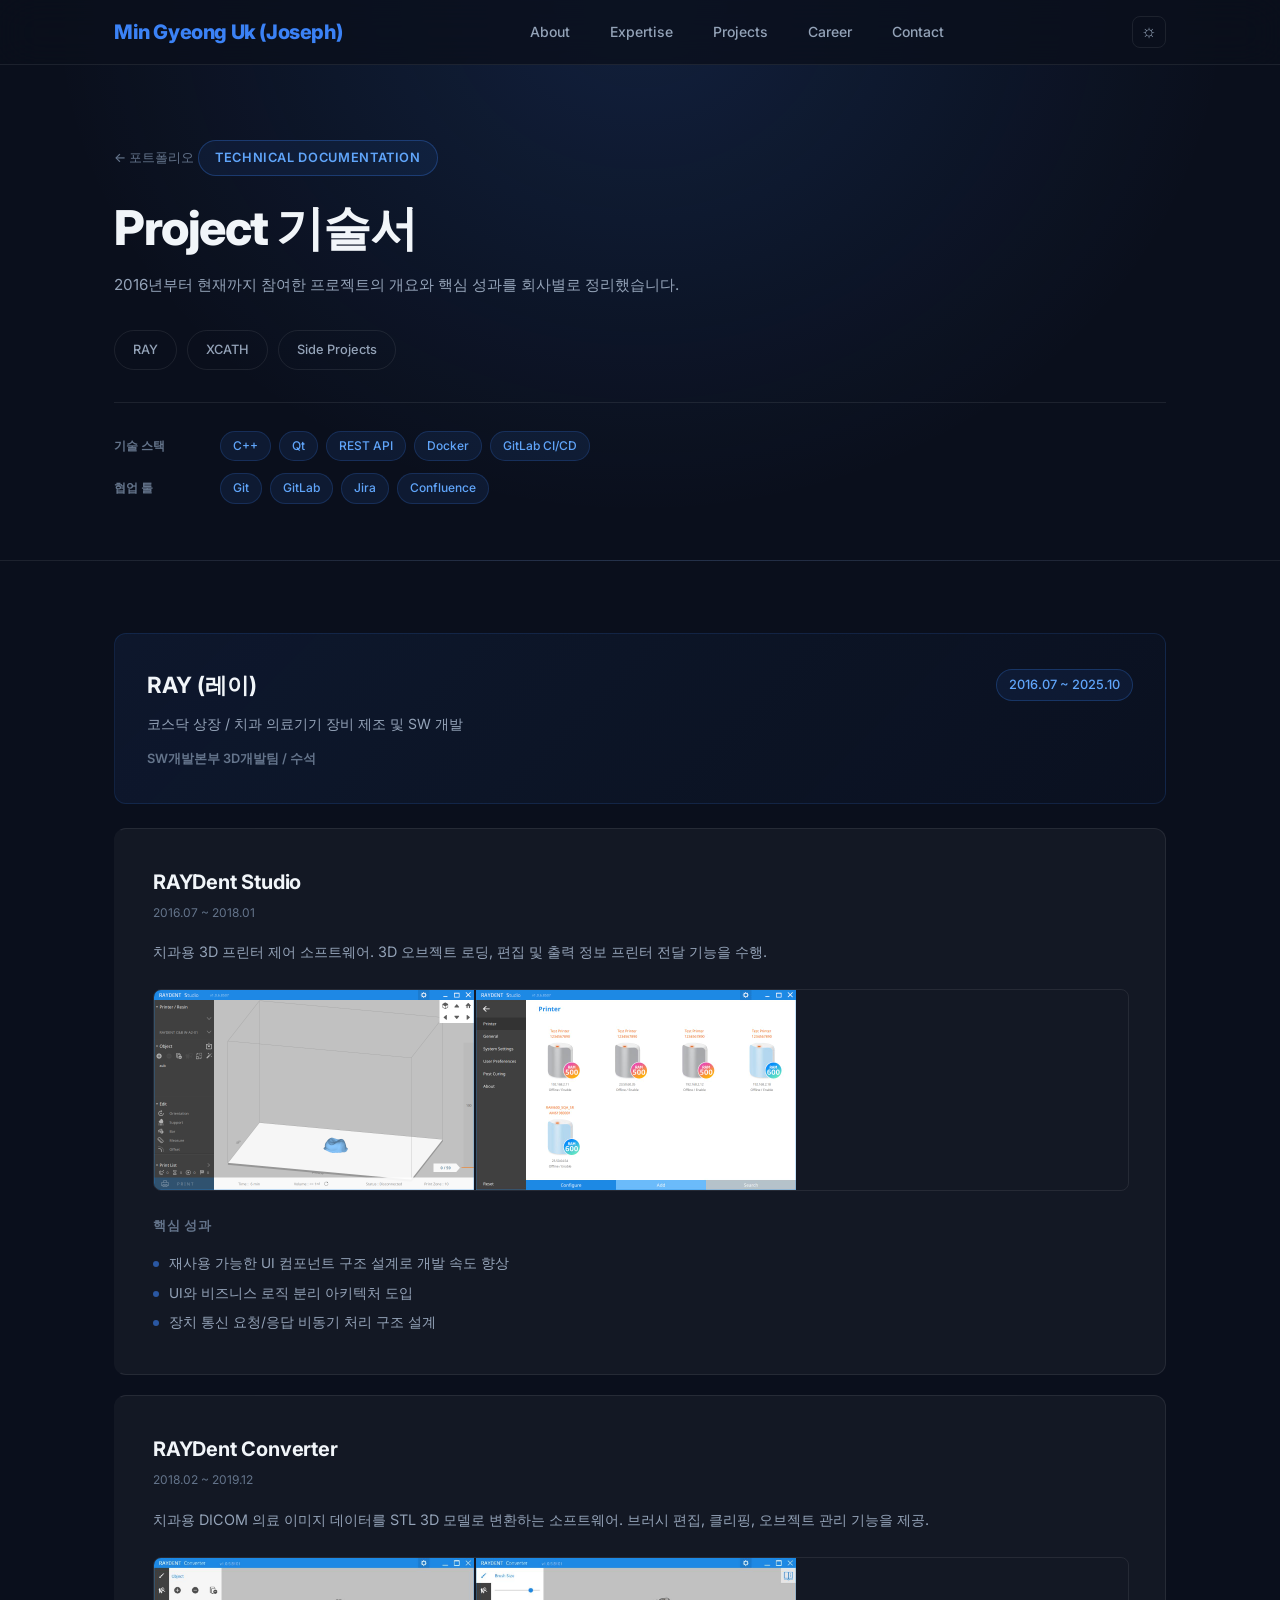
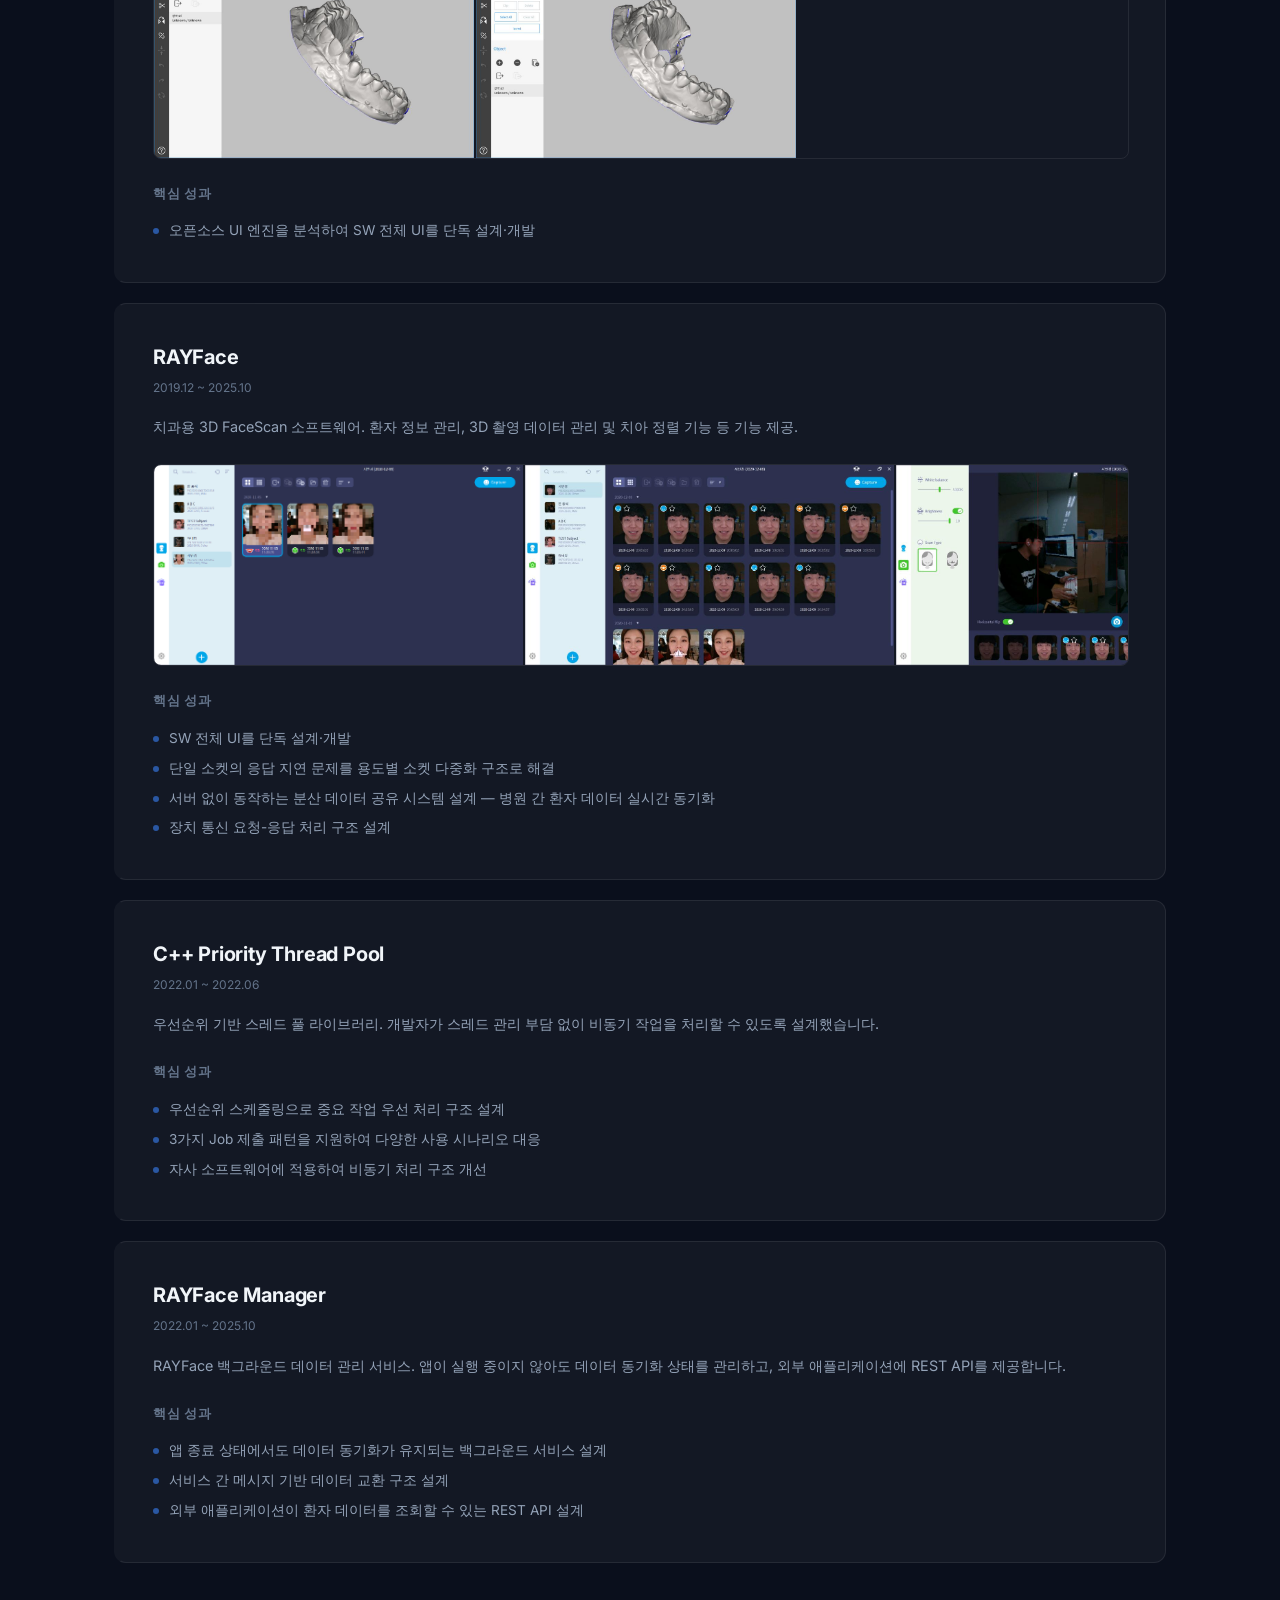
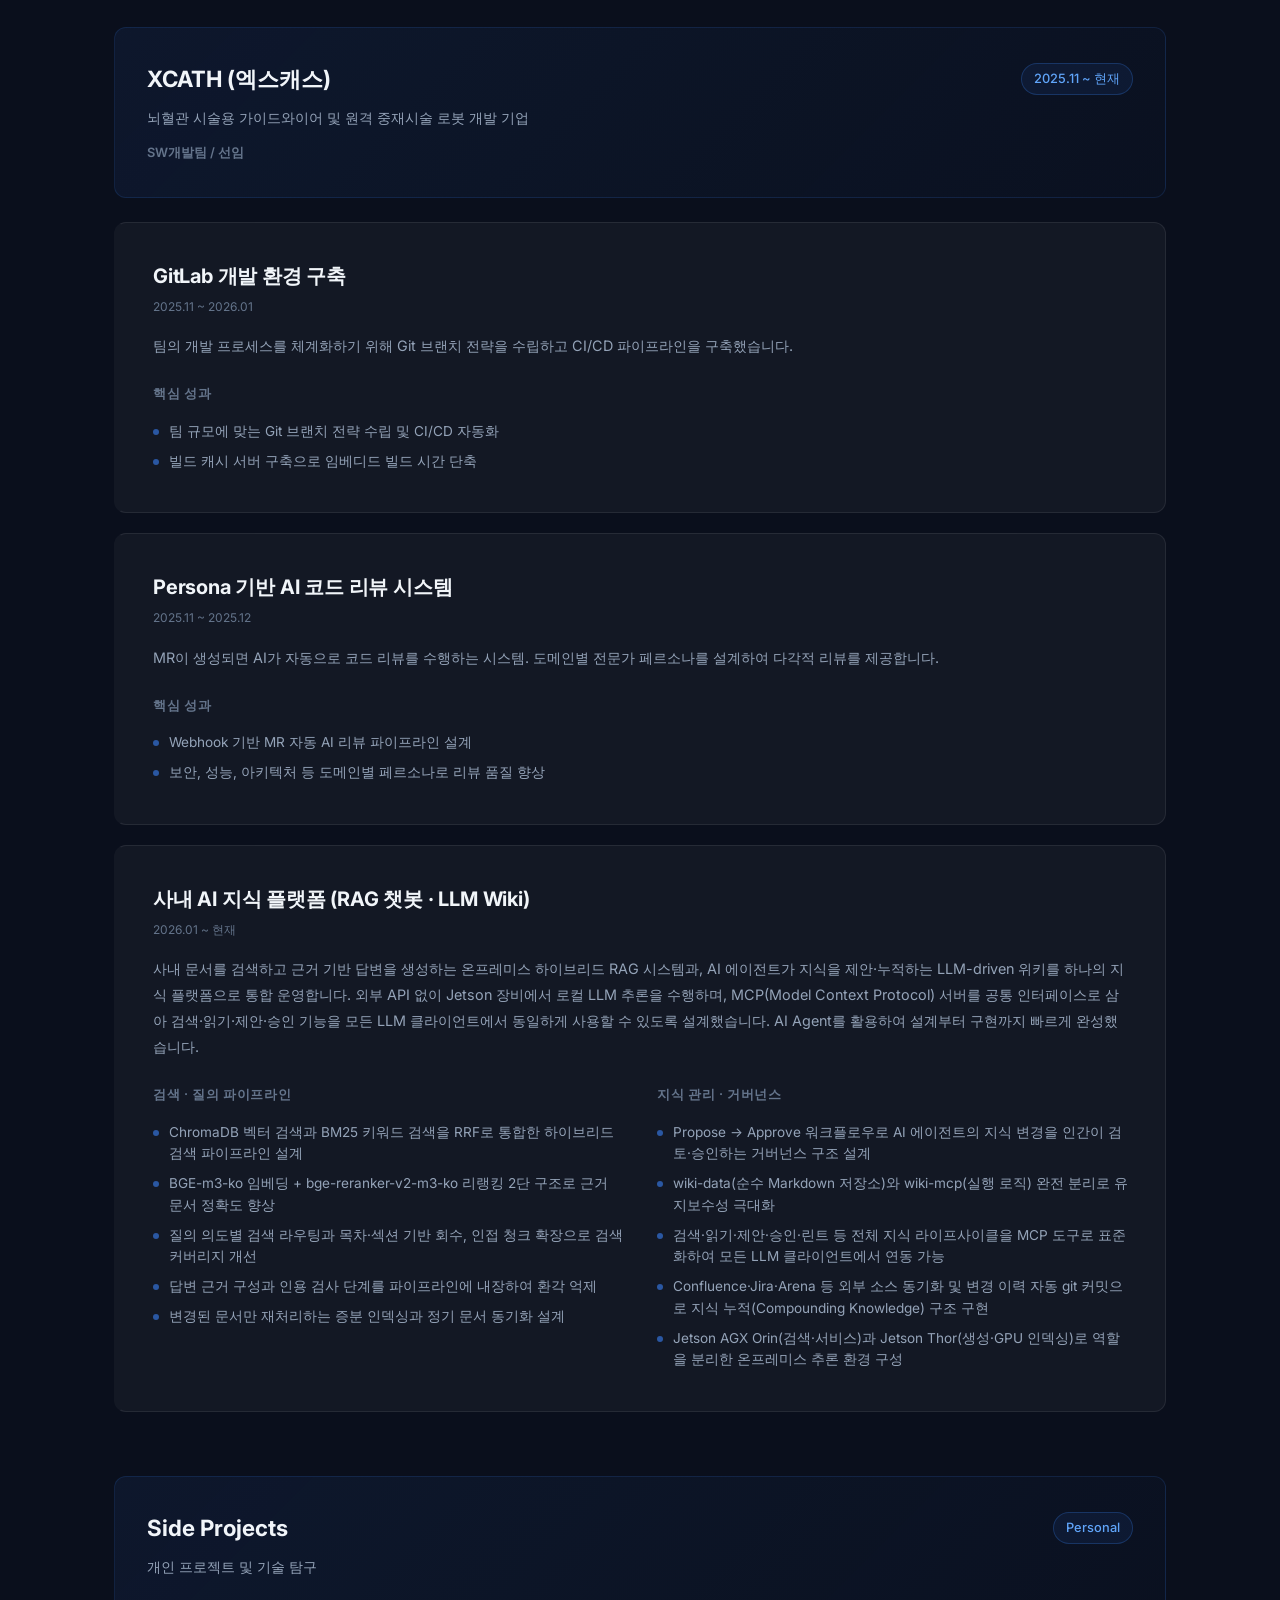
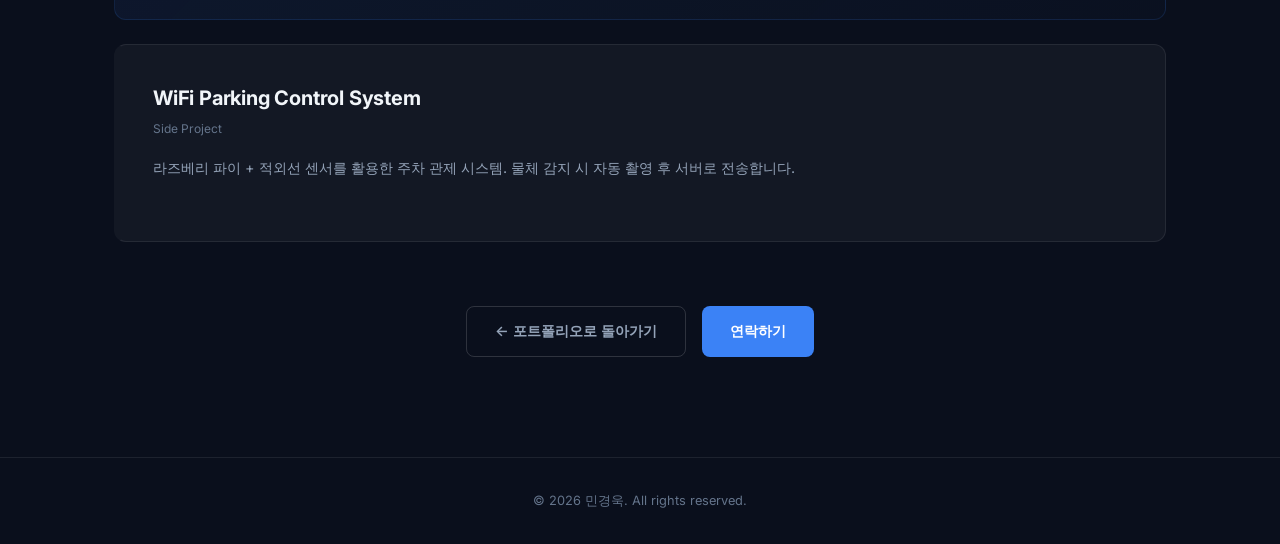
<file: projects.html>
<!DOCTYPE html>
<html lang="ko">
<head>
  <meta charset="UTF-8" />
  <meta name="viewport" content="width=device-width, initial-scale=1.0"/>
  <title>Project 기술서 | 민경욱</title>
  <meta name="description" content="민경욱 - RAY, XCATH, Side Project 기술서. 프로젝트별 개요와 핵심 성과 상세 기록." />
  <link rel="icon" type="image/svg+xml" href="data:image/svg+xml,<svg xmlns='http://www.w3.org/2000/svg' viewBox='0 0 64 64'><rect width='64' height='64' rx='14' fill='%233b82f6'/><text x='32' y='42' font-family='Inter,sans-serif' font-size='28' font-weight='700' fill='white' text-anchor='middle'>MG</text></svg>">
  <link rel="stylesheet" href="style.css" />
  <link rel="preconnect" href="https://fonts.googleapis.com">
  <link href="https://fonts.googleapis.com/css2?family=Inter:wght@300;400;500;600;700;800&display=swap" rel="stylesheet">
</head>
<body>
<script>
  (function() {
    var t = localStorage.getItem('theme');
    if (t === 'light') document.documentElement.setAttribute('data-theme', 'light');
  })();
</script>

<!-- Navigation -->
<nav class="navbar" id="navbar">
  <div class="nav-container">
    <a href="index.html" class="nav-logo">Min Gyeong Uk (Joseph)</a>
    <ul class="nav-links" id="navLinks">
      <li><a href="index.html#about">About</a></li>
      <li><a href="index.html#expertise">Expertise</a></li>
      <li><a href="projects.html" class="active">Projects</a></li>
      <li><a href="index.html#career">Career</a></li>
      <li><a href="index.html#contact">Contact</a></li>
    </ul>
    <div class="nav-right">
      <button class="theme-toggle" id="themeToggle" aria-label="테마 변경">
        <span class="icon-sun">&#9788;</span>
        <span class="icon-moon">&#9790;</span>
      </button>
      <button class="nav-toggle" id="navToggle" aria-label="메뉴 열기">
        <span></span><span></span><span></span>
      </button>
    </div>
  </div>
</nav>

<!-- Page Header -->
<header class="page-header">
  <div class="container">
    <a href="index.html#projects" class="back-link">&#8592; 포트폴리오</a>
    <span class="hero-badge">Technical Documentation</span>
    <h1 class="page-title">Project 기술서</h1>
    <p class="page-desc">2016년부터 현재까지 참여한 프로젝트의 개요와 핵심 성과를 회사별로 정리했습니다.</p>
    <nav class="page-toc" aria-label="프로젝트 목차">
      <a href="#ray">RAY</a>
      <a href="#xcath">XCATH</a>
      <a href="#side">Side Projects</a>
    </nav>
    <div class="page-stack">
      <div class="tech-rows">
        <div class="tech-row">
          <span class="tech-row-label">기술 스택</span>
          <div class="project-tags">
            <span class="tag">C++</span>
            <span class="tag">Qt</span>
            <span class="tag">REST API</span>
            <span class="tag">Docker</span>
            <span class="tag">GitLab CI/CD</span>
            </div>
        </div>
        <div class="tech-row">
          <span class="tech-row-label">협업 툴</span>
          <div class="project-tags">
            <span class="tag">Git</span>
            <span class="tag">GitLab</span>
            <span class="tag">Jira</span>
            <span class="tag">Confluence</span>
          </div>
        </div>
      </div>
    </div>
  </div>
</header>

<!-- Projects -->
<section id="projects" class="section">
  <div class="container">

    <!-- RAY Section -->
    <div class="company-section" id="ray">
      <div class="company-header">
        <div class="company-info">
          <h2 class="company-name">RAY (레이)</h2>
          <span class="company-period">2016.07 ~ 2025.10</span>
        </div>
        <p class="company-desc">코스닥 상장 / 치과 의료기기 장비 제조 및 SW 개발</p>
        <span class="company-role">SW개발본부 3D개발팀 / 수석</span>
      </div>

      <div class="project-card">
        <div class="project-header">
          <div>
            <h3 class="project-name">RAYDent Studio</h3>
            <span class="project-period">2016.07 ~ 2018.01</span>
          </div>
        </div>
        <p class="project-desc">치과용 3D 프린터 제어 소프트웨어. 3D 오브젝트 로딩, 편집 및 출력 정보 프린터 전달 기능을 수행.</p>
        <div class="project-gallery">
          <div class="gallery-track">
            <img src="images/projects/raydentstudio-1.png" alt="RAYDent Studio 3D 프린트 뷰" loading="lazy">
            <img src="images/projects/raydentstudio-2.jpg" alt="RAYDent Studio 프린터 설정" loading="lazy">
          </div>
        </div>
        <div class="project-details">
          <div class="project-detail-group">
            <h4>핵심 성과</h4>
            <ul class="project-achievements">
              <li>재사용 가능한 UI 컴포넌트 구조 설계로 개발 속도 향상</li>
              <li>UI와 비즈니스 로직 분리 아키텍처 도입</li>
              <li>장치 통신 요청/응답 비동기 처리 구조 설계</li>
            </ul>
          </div>
        </div>
      </div>

      <div class="project-card">
        <div class="project-header">
          <div>
            <h3 class="project-name">RAYDent Converter</h3>
            <span class="project-period">2018.02 ~ 2019.12</span>
          </div>
        </div>
        <p class="project-desc">치과용 DICOM 의료 이미지 데이터를 STL 3D 모델로 변환하는 소프트웨어. 브러시 편집, 클리핑, 오브젝트 관리 기능을 제공.</p>
        <div class="project-gallery">
          <div class="gallery-track">
            <img src="images/projects/converter-1.jpg" alt="RAYDent Converter 3D 모델" loading="lazy">
            <img src="images/projects/converter-2.jpg" alt="RAYDent Converter 브러시 편집" loading="lazy">
          </div>
        </div>
        <div class="project-details">
          <div class="project-detail-group">
            <h4>핵심 성과</h4>
            <ul class="project-achievements">
              <li>오픈소스 UI 엔진을 분석하여 SW 전체 UI를 단독 설계·개발</li>
            </ul>
          </div>
        </div>
      </div>

      <div class="project-card">
        <div class="project-header">
          <div>
            <h3 class="project-name">RAYFace</h3>
            <span class="project-period">2019.12 ~ 2025.10</span>
          </div>
        </div>
        <p class="project-desc">치과용 3D FaceScan 소프트웨어. 환자 정보 관리, 3D 촬영 데이터 관리 및 치아 정렬 기능 등 기능 제공.</p>
        <div class="project-gallery">
          <div class="gallery-track">
            <img src="images/projects/rayface-1.png" alt="RAYFace 환자 목록" loading="lazy">
            <img src="images/projects/rayface-2.jpg" alt="RAYFace 갤러리 뷰" loading="lazy">
            <img src="images/projects/rayface-3.jpg" alt="RAYFace 촬영 모드" loading="lazy">
            <img src="images/projects/rayface-4.jpg" alt="RAYFace 3D 얼굴 뷰" loading="lazy">
            <img src="images/projects/rayface-5.jpg" alt="RAYFace 스캔 데이터 정렬" loading="lazy">
            <img src="images/projects/rayface-6.jpg" alt="RAYFace 3D 치아 모델" loading="lazy">
          </div>
        </div>
        <div class="project-details">
          <div class="project-detail-group">
            <h4>핵심 성과</h4>
            <ul class="project-achievements">
              <li>SW 전체 UI를 단독 설계·개발</li>
              <li>단일 소켓의 응답 지연 문제를 용도별 소켓 다중화 구조로 해결</li>
              <li>서버 없이 동작하는 분산 데이터 공유 시스템 설계 — 병원 간 환자 데이터 실시간 동기화</li>
              <li>장치 통신 요청-응답 처리 구조 설계</li>
            </ul>
          </div>
        </div>
      </div>

      <div class="project-card">
        <div class="project-header">
          <div>
            <h3 class="project-name">C++ Priority Thread Pool</h3>
            <span class="project-period">2022.01 ~ 2022.06</span>
          </div>
        </div>
        <p class="project-desc">우선순위 기반 스레드 풀 라이브러리. 개발자가 스레드 관리 부담 없이 비동기 작업을 처리할 수 있도록 설계했습니다.</p>
        <div class="project-details">
          <div class="project-detail-group">
            <h4>핵심 성과</h4>
            <ul class="project-achievements">
              <li>우선순위 스케줄링으로 중요 작업 우선 처리 구조 설계</li>
              <li>3가지 Job 제출 패턴을 지원하여 다양한 사용 시나리오 대응</li>
              <li>자사 소프트웨어에 적용하여 비동기 처리 구조 개선</li>
            </ul>
          </div>
        </div>
      </div>

      <div class="project-card">
        <div class="project-header">
          <div>
            <h3 class="project-name">RAYFace Manager</h3>
            <span class="project-period">2022.01 ~ 2025.10</span>
          </div>
        </div>
        <p class="project-desc">RAYFace 백그라운드 데이터 관리 서비스. 앱이 실행 중이지 않아도 데이터 동기화 상태를 관리하고, 외부 애플리케이션에 REST API를 제공합니다.</p>
        <div class="project-details">
          <div class="project-detail-group">
            <h4>핵심 성과</h4>
            <ul class="project-achievements">
              <li>앱 종료 상태에서도 데이터 동기화가 유지되는 백그라운드 서비스 설계</li>
              <li>서비스 간 메시지 기반 데이터 교환 구조 설계</li>
              <li>외부 애플리케이션이 환자 데이터를 조회할 수 있는 REST API 설계</li>
            </ul>
          </div>
        </div>
      </div>
    </div>

    <!-- XCATH Section -->
    <div class="company-section" id="xcath">
      <div class="company-header">
        <div class="company-info">
          <h2 class="company-name">XCATH (엑스캐스)</h2>
          <span class="company-period">2025.11 ~ 현재</span>
        </div>
        <p class="company-desc">뇌혈관 시술용 가이드와이어 및 원격 중재시술 로봇 개발 기업</p>
        <span class="company-role">SW개발팀 / 선임</span>
      </div>

      <div class="project-card">
        <div class="project-header">
          <div>
            <h3 class="project-name">GitLab 개발 환경 구축</h3>
            <span class="project-period">2025.11 ~ 2026.01</span>
          </div>
        </div>
        <p class="project-desc">팀의 개발 프로세스를 체계화하기 위해 Git 브랜치 전략을 수립하고 CI/CD 파이프라인을 구축했습니다.</p>
        <div class="project-details">
          <div class="project-detail-group">
            <h4>핵심 성과</h4>
            <ul class="project-achievements">
              <li>팀 규모에 맞는 Git 브랜치 전략 수립 및 CI/CD 자동화</li>
              <li>빌드 캐시 서버 구축으로 임베디드 빌드 시간 단축</li>
            </ul>
          </div>
        </div>
      </div>

      <div class="project-card">
        <div class="project-header">
          <div>
            <h3 class="project-name">Persona 기반 AI 코드 리뷰 시스템</h3>
            <span class="project-period">2025.11 ~ 2025.12</span>
          </div>
        </div>
        <p class="project-desc">MR이 생성되면 AI가 자동으로 코드 리뷰를 수행하는 시스템. 도메인별 전문가 페르소나를 설계하여 다각적 리뷰를 제공합니다.</p>
        <div class="project-details">
          <div class="project-detail-group">
            <h4>핵심 성과</h4>
            <ul class="project-achievements">
              <li>Webhook 기반 MR 자동 AI 리뷰 파이프라인 설계</li>
              <li>보안, 성능, 아키텍처 등 도메인별 페르소나로 리뷰 품질 향상</li>
            </ul>
          </div>
        </div>
      </div>

      <div class="project-card">
        <div class="project-header">
          <div>
            <h3 class="project-name">사내 AI 지식 플랫폼 (RAG 챗봇 · LLM Wiki)</h3>
            <span class="project-period">2026.01 ~ 현재</span>
          </div>
        </div>
        <p class="project-desc">사내 문서를 검색하고 근거 기반 답변을 생성하는 온프레미스 하이브리드 RAG 시스템과, AI 에이전트가 지식을 제안·누적하는 LLM-driven 위키를 하나의 지식 플랫폼으로 통합 운영합니다. 외부 API 없이 Jetson 장비에서 로컬 LLM 추론을 수행하며, MCP(Model Context Protocol) 서버를 공통 인터페이스로 삼아 검색·읽기·제안·승인 기능을 모든 LLM 클라이언트에서 동일하게 사용할 수 있도록 설계했습니다. AI Agent를 활용하여 설계부터 구현까지 빠르게 완성했습니다.</p>
        <div class="project-details">
          <div class="project-detail-group">
            <h4>검색 · 질의 파이프라인</h4>
            <ul class="project-achievements">
              <li>ChromaDB 벡터 검색과 BM25 키워드 검색을 RRF로 통합한 하이브리드 검색 파이프라인 설계</li>
              <li>BGE-m3-ko 임베딩 + bge-reranker-v2-m3-ko 리랭킹 2단 구조로 근거 문서 정확도 향상</li>
              <li>질의 의도별 검색 라우팅과 목차·섹션 기반 회수, 인접 청크 확장으로 검색 커버리지 개선</li>
              <li>답변 근거 구성과 인용 검사 단계를 파이프라인에 내장하여 환각 억제</li>
              <li>변경된 문서만 재처리하는 증분 인덱싱과 정기 문서 동기화 설계</li>
            </ul>
          </div>
          <div class="project-detail-group">
            <h4>지식 관리 · 거버넌스</h4>
            <ul class="project-achievements">
              <li>Propose → Approve 워크플로우로 AI 에이전트의 지식 변경을 인간이 검토·승인하는 거버넌스 구조 설계</li>
              <li>wiki-data(순수 Markdown 저장소)와 wiki-mcp(실행 로직) 완전 분리로 유지보수성 극대화</li>
              <li>검색·읽기·제안·승인·린트 등 전체 지식 라이프사이클을 MCP 도구로 표준화하여 모든 LLM 클라이언트에서 연동 가능</li>
              <li>Confluence·Jira·Arena 등 외부 소스 동기화 및 변경 이력 자동 git 커밋으로 지식 누적(Compounding Knowledge) 구조 구현</li>
              <li>Jetson AGX Orin(검색·서비스)과 Jetson Thor(생성·GPU 인덱싱)로 역할을 분리한 온프레미스 추론 환경 구성</li>
            </ul>
          </div>
        </div>
      </div>
    </div>

    <!-- Side Projects -->
    <div class="company-section" id="side">
      <div class="company-header">
        <div class="company-info">
          <h2 class="company-name">Side Projects</h2>
          <span class="company-period">Personal</span>
        </div>
        <p class="company-desc">개인 프로젝트 및 기술 탐구</p>
      </div>

      <div class="project-card">
        <div class="project-header">
          <div>
            <h3 class="project-name">WiFi Parking Control System</h3>
            <span class="project-period">Side Project</span>
          </div>
        </div>
        <p class="project-desc">라즈베리 파이 + 적외선 센서를 활용한 주차 관제 시스템. 물체 감지 시 자동 촬영 후 서버로 전송합니다.</p>
      </div>
    </div>

    <div class="page-actions">
      <a href="index.html#projects" class="btn btn-outline">&#8592; 포트폴리오로 돌아가기</a>
      <a href="index.html#contact" class="btn btn-primary">연락하기</a>
    </div>

  </div>
</section>

<!-- Footer -->
<footer class="footer">
  <div class="container">
    <p>&copy; 2026 민경욱. All rights reserved.</p>
  </div>
</footer>

<script src="script.js"></script>
</body>
</html>
</file>
<file: style.css>
@import url('https://fonts.googleapis.com/css2?family=Inter:wght@300;400;500;600;700;800&display=swap');

/* ========== Variables ========== */
:root {
  --bg-primary: #0a0f1c;
  --bg-secondary: #111827;
  --bg-card: rgba(255, 255, 255, 0.04);
  --bg-card-hover: rgba(255, 255, 255, 0.08);
  --accent: #3b82f6;
  --accent-light: #60a5fa;
  --accent-glow: rgba(59, 130, 246, 0.15);
  --text-primary: #f1f5f9;
  --text-secondary: #94a3b8;
  --text-muted: #64748b;
  --border: rgba(255, 255, 255, 0.08);
  --border-hover: rgba(255, 255, 255, 0.15);
  --radius: 12px;
  --radius-sm: 8px;
  --transition: 0.3s cubic-bezier(0.4, 0, 0.2, 1);
  --navbar-bg: rgba(10, 15, 28, 0.8);
  --navbar-bg-scrolled: rgba(10, 15, 28, 0.95);
  --mobile-nav-bg: rgba(10, 15, 28, 0.98);
  --lightbox-bg: rgba(0, 0, 0, 0.9);
}

/* Light Theme */
[data-theme="light"] {
  --bg-primary: #f8fafc;
  --bg-secondary: #f1f5f9;
  --bg-card: rgba(0, 0, 0, 0.03);
  --bg-card-hover: rgba(0, 0, 0, 0.06);
  --accent: #2563eb;
  --accent-light: #3b82f6;
  --accent-glow: rgba(37, 99, 235, 0.1);
  --text-primary: #0f172a;
  --text-secondary: #475569;
  --text-muted: #94a3b8;
  --border: rgba(0, 0, 0, 0.08);
  --border-hover: rgba(0, 0, 0, 0.15);
  --navbar-bg: rgba(248, 250, 252, 0.85);
  --navbar-bg-scrolled: rgba(248, 250, 252, 0.95);
  --mobile-nav-bg: rgba(248, 250, 252, 0.98);
  --lightbox-bg: rgba(0, 0, 0, 0.8);
}

/* ========== Reset ========== */
*, *::before, *::after {
  box-sizing: border-box;
  margin: 0;
  padding: 0;
}

html {
  scroll-behavior: smooth;
  font-size: 16px;
}

body {
  font-family: 'Inter', -apple-system, BlinkMacSystemFont, sans-serif;
  background: var(--bg-primary);
  color: var(--text-primary);
  line-height: 1.7;
  -webkit-font-smoothing: antialiased;
}

a {
  color: inherit;
  text-decoration: none;
}

ul {
  list-style: none;
}

/* ========== Container ========== */
.container {
  max-width: 1100px;
  margin: 0 auto;
  padding: 0 24px;
}

/* ========== Navigation ========== */
.navbar {
  position: fixed;
  top: 0;
  left: 0;
  width: 100%;
  z-index: 100;
  padding: 0;
  background: var(--navbar-bg);
  backdrop-filter: blur(20px);
  border-bottom: 1px solid var(--border);
  transition: var(--transition);
}

.navbar.scrolled {
  background: var(--navbar-bg-scrolled);
  box-shadow: 0 4px 30px rgba(0, 0, 0, 0.3);
}

.nav-container {
  max-width: 1100px;
  margin: 0 auto;
  padding: 0 24px;
  display: flex;
  justify-content: space-between;
  align-items: center;
  height: 64px;
  gap: 16px;
}

.nav-right {
  display: flex;
  align-items: center;
  gap: 8px;
}

.nav-logo {
  font-size: 1.25rem;
  font-weight: 800;
  color: var(--accent);
  letter-spacing: -0.02em;
}

.nav-links {
  display: flex;
  gap: 8px;
}

.nav-links a {
  padding: 8px 16px;
  font-size: 0.875rem;
  font-weight: 500;
  color: var(--text-secondary);
  border-radius: 6px;
  transition: var(--transition);
}

.nav-links a:hover,
.nav-links a.active {
  color: var(--text-primary);
  background: rgba(255, 255, 255, 0.06);
}

/* Hamburger */
.nav-toggle {
  display: none;
  flex-direction: column;
  gap: 5px;
  background: none;
  border: none;
  cursor: pointer;
  padding: 4px;
}

.nav-toggle span {
  display: block;
  width: 22px;
  height: 2px;
  background: var(--text-secondary);
  border-radius: 2px;
  transition: var(--transition);
}

.nav-toggle.active span:nth-child(1) {
  transform: translateY(7px) rotate(45deg);
}

.nav-toggle.active span:nth-child(2) {
  opacity: 0;
}

.nav-toggle.active span:nth-child(3) {
  transform: translateY(-7px) rotate(-45deg);
}

/* ========== Hero ========== */
#hero {
  min-height: 100vh;
  display: flex;
  flex-direction: column;
  justify-content: center;
  align-items: center;
  text-align: center;
  padding: 120px 24px 80px;
  position: relative;
  background: radial-gradient(ellipse at 50% 0%, var(--accent-glow) 0%, transparent 60%);
}

.hero-badge {
  display: inline-block;
  padding: 6px 16px;
  font-size: 0.8rem;
  font-weight: 600;
  letter-spacing: 0.05em;
  text-transform: uppercase;
  color: var(--accent-light);
  border: 1px solid rgba(59, 130, 246, 0.3);
  border-radius: 100px;
  margin-bottom: 24px;
  background: rgba(59, 130, 246, 0.08);
}

.hero-title {
  font-size: clamp(2.5rem, 6vw, 4.5rem);
  font-weight: 800;
  letter-spacing: -0.03em;
  line-height: 1.1;
  margin-bottom: 16px;
  background: linear-gradient(135deg, var(--text-primary), var(--accent-light));
  -webkit-background-clip: text;
  -webkit-text-fill-color: transparent;
  background-clip: text;
}

.hero-subtitle {
  font-size: clamp(1rem, 2vw, 1.25rem);
  font-weight: 500;
  color: var(--text-secondary);
  margin-bottom: 16px;
}

.hero-desc {
  font-size: 0.95rem;
  color: var(--text-muted);
  max-width: 600px;
  line-height: 1.8;
  margin-bottom: 40px;
}

.hero-actions {
  display: flex;
  gap: 16px;
  flex-wrap: wrap;
  justify-content: center;
}

.btn {
  display: inline-flex;
  align-items: center;
  padding: 12px 28px;
  font-size: 0.9rem;
  font-weight: 600;
  border-radius: 8px;
  transition: var(--transition);
  cursor: pointer;
  border: none;
}

.btn-primary {
  background: var(--accent);
  color: white;
}

.btn-primary:hover {
  background: var(--accent-light);
  transform: translateY(-2px);
  box-shadow: 0 8px 25px rgba(59, 130, 246, 0.3);
}

.btn-outline {
  background: transparent;
  color: var(--text-secondary);
  border: 1px solid var(--border-hover);
}

.btn-outline:hover {
  color: var(--text-primary);
  border-color: var(--text-muted);
  transform: translateY(-2px);
}

.hero-scroll {
  position: absolute;
  bottom: 40px;
  display: flex;
  flex-direction: column;
  align-items: center;
  gap: 8px;
  color: var(--text-muted);
  font-size: 0.75rem;
  letter-spacing: 0.1em;
  text-transform: uppercase;
}

.scroll-line {
  width: 1px;
  height: 40px;
  background: linear-gradient(to bottom, var(--text-muted), transparent);
  animation: scrollPulse 2s ease-in-out infinite;
}

@keyframes scrollPulse {
  0%, 100% { opacity: 0.3; }
  50% { opacity: 1; }
}

/* ========== Stats ========== */
#stats {
  padding: 60px 0;
  border-bottom: 1px solid var(--border);
}

.stats-grid {
  display: grid;
  grid-template-columns: repeat(4, 1fr);
  gap: 32px;
  text-align: center;
}

.stat-number {
  display: block;
  font-size: 2rem;
  font-weight: 800;
  color: var(--accent);
  letter-spacing: -0.02em;
  margin-bottom: 4px;
}

.stat-label {
  font-size: 0.8rem;
  color: var(--text-muted);
  text-transform: uppercase;
  letter-spacing: 0.05em;
}

/* ========== Sections ========== */
.section {
  padding: 100px 0;
}

.section-alt {
  background: var(--bg-secondary);
}

.section-title {
  font-size: 2rem;
  font-weight: 700;
  text-align: center;
  margin-bottom: 60px;
  letter-spacing: -0.02em;
  position: relative;
}

.section-title::after {
  content: '';
  display: block;
  width: 40px;
  height: 3px;
  background: var(--accent);
  border-radius: 2px;
  margin: 16px auto 0;
}

/* ========== About ========== */
.about-grid {
  display: grid;
  grid-template-columns: 1fr 1fr;
  gap: 60px;
  align-items: start;
}

.about-text p {
  color: var(--text-secondary);
  margin-bottom: 16px;
  font-size: 0.95rem;
}

.highlight-item {
  display: flex;
  gap: 16px;
  padding: 20px;
  border-radius: var(--radius-sm);
  border: 1px solid var(--border);
  margin-bottom: 12px;
  transition: var(--transition);
}

.highlight-item:hover {
  border-color: var(--border-hover);
  background: var(--bg-card);
}

.highlight-icon {
  color: var(--accent);
  font-size: 1rem;
  flex-shrink: 0;
  margin-top: 2px;
}

.highlight-item strong {
  display: block;
  font-size: 0.9rem;
  margin-bottom: 4px;
}

.highlight-item p {
  font-size: 0.8rem;
  color: var(--text-muted);
  margin: 0;
}

/* ========== Expertise ========== */
.expertise-grid {
  display: grid;
  grid-template-columns: repeat(2, 1fr);
  gap: 24px;
  margin-bottom: 60px;
}

.expertise-card {
  padding: 32px;
  background: var(--bg-card);
  border: 1px solid var(--border);
  border-radius: var(--radius);
  transition: var(--transition);
}

.expertise-card:hover {
  border-color: var(--border-hover);
  background: var(--bg-card-hover);
  transform: translateY(-4px);
  box-shadow: 0 12px 40px rgba(0, 0, 0, 0.2);
}

.expertise-icon {
  font-size: 1.5rem;
  margin-bottom: 16px;
  color: var(--accent);
}

.expertise-card h3 {
  font-size: 1.1rem;
  font-weight: 600;
  margin-bottom: 12px;
}

.expertise-card p {
  font-size: 0.875rem;
  color: var(--text-secondary);
  margin-bottom: 20px;
  line-height: 1.7;
}

.expertise-tags {
  display: flex;
  flex-wrap: wrap;
  gap: 8px;
}

.tag {
  display: inline-block;
  padding: 4px 12px;
  font-size: 0.75rem;
  font-weight: 500;
  color: var(--accent-light);
  background: rgba(59, 130, 246, 0.1);
  border: 1px solid rgba(59, 130, 246, 0.2);
  border-radius: 100px;
}

/* Tech Stack */
.tech-stack-group {
  display: grid;
  grid-template-columns: repeat(3, 1fr);
  gap: 32px;
}

.tech-stack {
  text-align: center;
}

.tech-stack-title {
  font-size: 0.85rem;
  font-weight: 600;
  color: var(--text-muted);
  text-transform: uppercase;
  letter-spacing: 0.1em;
  margin-bottom: 20px;
}

.tech-stack-title--learning {
  color: #f59e0b;
}

.tech-tags {
  display: flex;
  flex-wrap: wrap;
  gap: 10px;
  justify-content: center;
}

.tech-tag {
  padding: 8px 18px;
  font-size: 0.8rem;
  font-weight: 500;
  color: var(--text-secondary);
  background: var(--bg-card);
  border: 1px solid var(--border);
  border-radius: 6px;
  transition: var(--transition);
}

.tech-tag:hover {
  color: var(--text-primary);
  border-color: var(--border-hover);
  background: var(--bg-card-hover);
}

.tech-tag--learning {
  color: #f59e0b;
  border-color: rgba(245, 158, 11, 0.25);
  background: rgba(245, 158, 11, 0.06);
}

.tech-tag--learning:hover {
  color: #fbbf24;
  border-color: rgba(245, 158, 11, 0.4);
  background: rgba(245, 158, 11, 0.12);
}

/* ========== Company Sections ========== */
.company-section {
  margin-bottom: 64px;
}

.company-section:last-child {
  margin-bottom: 0;
}

.company-header {
  padding: 32px;
  background: linear-gradient(135deg, rgba(59, 130, 246, 0.08), rgba(59, 130, 246, 0.02));
  border: 1px solid rgba(59, 130, 246, 0.15);
  border-radius: var(--radius);
  margin-bottom: 24px;
}

.company-info {
  display: flex;
  justify-content: space-between;
  align-items: center;
  flex-wrap: wrap;
  gap: 8px;
  margin-bottom: 8px;
}

.company-name {
  font-size: 1.4rem;
  font-weight: 700;
  color: var(--text-primary);
}

.company-period {
  font-size: 0.8rem;
  font-weight: 500;
  color: var(--accent-light);
  padding: 4px 12px;
  border: 1px solid rgba(59, 130, 246, 0.25);
  border-radius: 100px;
  background: rgba(59, 130, 246, 0.08);
}

.company-desc {
  font-size: 0.875rem;
  color: var(--text-secondary);
  margin-bottom: 8px;
}

.company-role {
  font-size: 0.8rem;
  font-weight: 600;
  color: var(--text-muted);
}

.page-stack {
  margin-top: 32px;
  padding-top: 28px;
  border-top: 1px solid var(--border);
}

/* ========== Projects ========== */
.project-card {
  padding: 36px;
  background: var(--bg-card);
  border: 1px solid var(--border);
  border-radius: var(--radius);
  margin-bottom: 20px;
  transition: var(--transition);
  border-left: 3px solid transparent;
}

.project-card:hover {
  border-color: var(--border-hover);
  border-left-color: var(--accent);
  background: var(--bg-card-hover);
}

.project-header {
  display: flex;
  justify-content: space-between;
  align-items: flex-start;
  margin-bottom: 16px;
  flex-wrap: wrap;
  gap: 12px;
}

.project-name {
  font-size: 1.25rem;
  font-weight: 700;
  letter-spacing: -0.01em;
}

.project-period {
  display: block;
  font-size: 0.75rem;
  color: var(--text-muted);
  margin-top: 4px;
}

.project-type {
  font-size: 0.75rem;
  font-weight: 500;
  padding: 4px 12px;
  border-radius: 100px;
  color: var(--text-muted);
  border: 1px solid var(--border);
  white-space: nowrap;
}

.project-desc {
  font-size: 0.9rem;
  color: var(--text-secondary);
  margin-bottom: 24px;
  line-height: 1.8;
}

/* Project Gallery */
.project-gallery {
  margin-bottom: 24px;
  overflow: hidden;
  border-radius: var(--radius-sm);
  border: 1px solid var(--border);
}

.gallery-track {
  display: flex;
  gap: 2px;
  overflow-x: auto;
  scroll-snap-type: x mandatory;
  scrollbar-width: thin;
  scrollbar-color: var(--accent) transparent;
}

.gallery-track::-webkit-scrollbar {
  height: 4px;
}

.gallery-track::-webkit-scrollbar-track {
  background: transparent;
}

.gallery-track::-webkit-scrollbar-thumb {
  background: var(--accent);
  border-radius: 2px;
}

.gallery-track img {
  flex: 0 0 auto;
  height: 200px;
  width: auto;
  object-fit: cover;
  scroll-snap-align: start;
  cursor: pointer;
  transition: var(--transition);
}

.gallery-track img:hover {
  opacity: 0.85;
}

/* Lightbox */
.lightbox-overlay {
  position: fixed;
  inset: 0;
  z-index: 1000;
  background: var(--lightbox-bg);
  display: flex;
  align-items: center;
  justify-content: center;
  cursor: zoom-out;
  animation: fadeIn 0.2s ease;
}

.lightbox-overlay img {
  max-width: 90vw;
  max-height: 90vh;
  object-fit: contain;
  border-radius: var(--radius-sm);
}

@keyframes fadeIn {
  from { opacity: 0; }
  to { opacity: 1; }
}

.project-details {
  display: grid;
  grid-template-columns: repeat(auto-fit, minmax(260px, 1fr));
  gap: 32px;
}

.project-detail-group h4 {
  font-size: 0.8rem;
  font-weight: 600;
  text-transform: uppercase;
  letter-spacing: 0.05em;
  color: var(--text-muted);
  margin-bottom: 12px;
}

.project-tags {
  display: flex;
  flex-wrap: wrap;
  gap: 8px;
}

.tech-rows {
  display: flex;
  flex-direction: column;
  gap: 12px;
}

.tech-row {
  display: grid;
  grid-template-columns: 92px 1fr;
  gap: 14px;
  align-items: start;
}

.tech-row-label {
  font-size: 0.75rem;
  font-weight: 600;
  color: var(--text-muted);
  padding-top: 5px;
}

.project-achievements {
  list-style: none;
  padding: 0;
}

.project-achievements li {
  font-size: 0.85rem;
  color: var(--text-secondary);
  padding: 4px 0;
  padding-left: 16px;
  position: relative;
  line-height: 1.6;
}

.project-achievements li::before {
  content: '';
  position: absolute;
  left: 0;
  top: 12px;
  width: 6px;
  height: 6px;
  border-radius: 50%;
  background: var(--accent);
  opacity: 0.6;
}

/* ========== Projects Summary (index) ========== */
.section-lead {
  text-align: center;
  font-size: 0.9rem;
  color: var(--text-secondary);
  line-height: 1.8;
  max-width: 640px;
  margin: -32px auto 40px;
}

.section-lead a {
  color: var(--accent-light);
  font-weight: 600;
  border-bottom: 1px solid rgba(59, 130, 246, 0.4);
}

.section-lead a:hover {
  border-bottom-color: var(--accent-light);
}

.projects-summary {
  display: grid;
  grid-template-columns: repeat(auto-fit, minmax(280px, 1fr));
  gap: 24px;
}

.summary-card {
  display: flex;
  flex-direction: column;
  padding: 32px;
  background: var(--bg-card);
  border: 1px solid var(--border);
  border-left: 3px solid transparent;
  border-radius: var(--radius);
  color: var(--text-primary);
  transition: var(--transition);
}

.summary-card:hover {
  background: var(--bg-card-hover);
  border-color: var(--border-hover);
  border-left-color: var(--accent);
  transform: translateY(-4px);
}

.summary-top {
  display: flex;
  justify-content: space-between;
  align-items: center;
  flex-wrap: wrap;
  gap: 8px;
  margin-bottom: 8px;
}

.summary-name {
  font-size: 1.15rem;
  font-weight: 700;
  letter-spacing: -0.01em;
}

.summary-desc {
  font-size: 0.85rem;
  color: var(--text-secondary);
  line-height: 1.8;
  margin: 12px 0 20px;
}

.summary-list {
  list-style: none;
  padding: 0;
  margin-bottom: 24px;
  display: flex;
  flex-direction: column;
  gap: 6px;
}

.summary-list li {
  font-size: 0.85rem;
  color: var(--text-secondary);
  padding-left: 16px;
  position: relative;
}

.summary-list li::before {
  content: '';
  position: absolute;
  left: 0;
  top: 8px;
  width: 6px;
  height: 6px;
  border-radius: 50%;
  background: var(--accent);
  opacity: 0.6;
}

.summary-link {
  margin-top: auto;
  font-size: 0.8rem;
  font-weight: 600;
  color: var(--accent-light);
  transition: var(--transition);
}

.summary-card:hover .summary-link {
  letter-spacing: 0.03em;
}

.projects-cta {
  text-align: center;
  margin-top: 48px;
}

/* ========== Project Doc Page ========== */
.page-header {
  padding: 140px 0 56px;
  border-bottom: 1px solid var(--border);
  background: radial-gradient(ellipse at 50% 0%, var(--accent-glow) 0%, transparent 65%);
}

.back-link {
  display: inline-block;
  font-size: 0.8rem;
  font-weight: 500;
  color: var(--text-muted);
  margin-bottom: 24px;
  transition: var(--transition);
}

.back-link:hover {
  color: var(--accent-light);
}

.page-title {
  font-size: clamp(2rem, 4.5vw, 3rem);
  font-weight: 800;
  letter-spacing: -0.03em;
  line-height: 1.15;
  margin-bottom: 16px;
}

.page-desc {
  font-size: 0.95rem;
  color: var(--text-secondary);
  line-height: 1.8;
  max-width: 640px;
}

.page-toc {
  display: flex;
  flex-wrap: wrap;
  gap: 10px;
  margin-top: 32px;
}

.page-toc a {
  padding: 8px 18px;
  font-size: 0.8rem;
  font-weight: 500;
  color: var(--text-secondary);
  border: 1px solid var(--border);
  border-radius: 100px;
  transition: var(--transition);
}

.page-toc a:hover {
  color: var(--accent-light);
  border-color: rgba(59, 130, 246, 0.35);
  background: rgba(59, 130, 246, 0.08);
}

.page-header + .section {
  padding-top: 72px;
}

.company-section[id] {
  scroll-margin-top: 88px;
}

.page-actions {
  display: flex;
  justify-content: center;
  flex-wrap: wrap;
  gap: 16px;
  margin-top: 64px;
}

/* ========== Career Timeline ========== */
.timeline {
  max-width: 700px;
  margin: 0 auto;
  position: relative;
  padding-left: 40px;
}

.timeline::before {
  content: '';
  position: absolute;
  left: 14px;
  top: 0;
  bottom: 0;
  width: 1px;
  background: var(--border);
}

.timeline-item {
  position: relative;
  margin-bottom: 48px;
}

.timeline-item:last-child {
  margin-bottom: 0;
}

.timeline-marker {
  position: absolute;
  left: -33px;
  top: 6px;
  width: 12px;
  height: 12px;
  border-radius: 50%;
  background: var(--bg-primary);
  border: 2px solid var(--accent);
}

.timeline-item:first-child .timeline-marker {
  background: var(--accent);
  box-shadow: 0 0 12px var(--accent-glow);
}

.timeline-header {
  display: flex;
  align-items: center;
  gap: 12px;
  margin-bottom: 8px;
}

.timeline-date {
  display: inline-block;
  font-size: 0.75rem;
  font-weight: 600;
  letter-spacing: 0.02em;
  color: var(--accent);
}

.timeline-duration {
  font-size: 0.7rem;
  font-weight: 500;
  color: var(--text-muted);
  padding: 2px 8px;
  border: 1px solid var(--border);
  border-radius: 100px;
}

.timeline-content h3 {
  font-size: 1.15rem;
  font-weight: 600;
  margin-bottom: 4px;
}

.timeline-role {
  display: inline-block;
  font-size: 0.8rem;
  font-weight: 500;
  color: var(--text-muted);
  margin-bottom: 10px;
}

.timeline-content p {
  font-size: 0.875rem;
  color: var(--text-secondary);
  line-height: 1.7;
}

/* ========== Certification ========== */
.cert-section {
  max-width: 700px;
  margin: 60px auto 0;
  text-align: center;
}

.cert-title {
  font-size: 1rem;
  font-weight: 600;
  color: var(--text-muted);
  text-transform: uppercase;
  letter-spacing: 0.1em;
  margin-bottom: 20px;
}

.cert-item {
  display: flex;
  justify-content: center;
  align-items: center;
  gap: 16px;
  padding: 16px 24px;
  background: var(--bg-card);
  border: 1px solid var(--border);
  border-radius: var(--radius-sm);
}

.cert-name {
  font-size: 0.9rem;
  font-weight: 600;
  color: var(--text-primary);
}

.cert-org {
  font-size: 0.8rem;
  color: var(--text-muted);
}

/* ========== Contact ========== */
.contact-desc {
  text-align: center;
  color: var(--text-secondary);
  margin-top: -40px;
  margin-bottom: 48px;
  font-size: 0.95rem;
}

.contact-grid {
  display: grid;
  grid-template-columns: repeat(3, 1fr);
  gap: 24px;
  max-width: 750px;
  margin: 0 auto;
}

.contact-card {
  display: flex;
  flex-direction: column;
  align-items: center;
  gap: 8px;
  padding: 32px 24px;
  background: var(--bg-card);
  border: 1px solid var(--border);
  border-radius: var(--radius);
  transition: var(--transition);
}

.contact-card:hover {
  border-color: var(--accent);
  background: var(--bg-card-hover);
  transform: translateY(-4px);
}

.contact-icon {
  font-size: 1.5rem;
  color: var(--accent);
}

.contact-label {
  font-size: 0.75rem;
  font-weight: 600;
  text-transform: uppercase;
  letter-spacing: 0.08em;
  color: var(--text-muted);
}

.contact-value {
  font-size: 0.85rem;
  color: var(--text-secondary);
}

/* ========== Footer ========== */
.footer {
  padding: 32px 0;
  border-top: 1px solid var(--border);
  text-align: center;
}

.footer p {
  font-size: 0.8rem;
  color: var(--text-muted);
}

/* ========== Theme Toggle ========== */
.theme-toggle {
  background: none;
  border: 1px solid var(--border);
  border-radius: 8px;
  cursor: pointer;
  padding: 6px 8px;
  color: var(--text-secondary);
  font-size: 1.1rem;
  line-height: 1;
  transition: var(--transition);
  display: flex;
  align-items: center;
  justify-content: center;
}

.theme-toggle:hover {
  color: var(--text-primary);
  border-color: var(--border-hover);
  background: var(--bg-card);
}

.theme-toggle .icon-sun,
.theme-toggle .icon-moon {
  display: none;
}

/* Dark mode (default): show sun icon */
.theme-toggle .icon-sun {
  display: inline;
}

.theme-toggle .icon-moon {
  display: none;
}

/* Light mode: show moon icon */
[data-theme="light"] .theme-toggle .icon-sun {
  display: none;
}

[data-theme="light"] .theme-toggle .icon-moon {
  display: inline;
}

/* Light theme specific overrides */
[data-theme="light"] .navbar.scrolled {
  box-shadow: 0 4px 20px rgba(0, 0, 0, 0.08);
}

[data-theme="light"] .hero-title {
  background: linear-gradient(135deg, var(--text-primary), var(--accent));
  -webkit-background-clip: text;
  -webkit-text-fill-color: transparent;
  background-clip: text;
}

[data-theme="light"] .btn-outline {
  border-color: rgba(0, 0, 0, 0.15);
}

[data-theme="light"] .btn-outline:hover {
  border-color: rgba(0, 0, 0, 0.3);
}

[data-theme="light"] .expertise-card:hover {
  box-shadow: 0 12px 40px rgba(0, 0, 0, 0.08);
}

[data-theme="light"] .tag {
  color: var(--accent);
  background: rgba(37, 99, 235, 0.08);
  border-color: rgba(37, 99, 235, 0.15);
}

[data-theme="light"] .company-header {
  background: linear-gradient(135deg, rgba(37, 99, 235, 0.06), rgba(37, 99, 235, 0.02));
  border-color: rgba(37, 99, 235, 0.12);
}

[data-theme="light"] .company-period {
  color: var(--accent);
  border-color: rgba(37, 99, 235, 0.2);
  background: rgba(37, 99, 235, 0.06);
}

[data-theme="light"] .hero-badge {
  color: var(--accent);
  border-color: rgba(37, 99, 235, 0.25);
  background: rgba(37, 99, 235, 0.06);
}

[data-theme="light"] .contact-card:hover {
  box-shadow: 0 8px 24px rgba(0, 0, 0, 0.06);
}

[data-theme="light"] .btn-primary:hover {
  box-shadow: 0 8px 25px rgba(37, 99, 235, 0.25);
}

/* ========== Animations ========== */
.reveal {
  opacity: 0;
  transform: translateY(30px);
  transition: opacity 0.6s ease, transform 0.6s ease;
}

.reveal.visible {
  opacity: 1;
  transform: translateY(0);
}

/* ========== Responsive ========== */
@media (max-width: 1024px) {
  .expertise-grid {
    grid-template-columns: repeat(2, 1fr);
  }
}

@media (max-width: 768px) {
  html {
    font-size: 15px;
  }

  .nav-toggle {
    display: flex;
  }

  .nav-links {
    position: fixed;
    top: 64px;
    left: 0;
    right: 0;
    flex-direction: column;
    background: var(--mobile-nav-bg);
    backdrop-filter: blur(20px);
    padding: 16px 24px;
    gap: 4px;
    border-bottom: 1px solid var(--border);
    transform: translateY(-110%);
    transition: transform 0.3s ease;
  }

  .nav-links.open {
    transform: translateY(0);
  }

  .nav-links a {
    padding: 12px 16px;
    font-size: 1rem;
  }

  #hero {
    padding: 100px 24px 60px;
    min-height: auto;
  }

  .hero-desc br {
    display: none;
  }

  .hero-scroll {
    display: none;
  }

  .stats-grid {
    grid-template-columns: repeat(2, 1fr);
    gap: 24px;
  }

  .section {
    padding: 72px 0;
  }

  .about-grid {
    grid-template-columns: 1fr;
    gap: 40px;
  }

  .expertise-grid {
    grid-template-columns: 1fr;
  }

  .tech-stack-group {
    grid-template-columns: 1fr;
    gap: 24px;
  }

  .project-details {
    grid-template-columns: 1fr;
    gap: 20px;
  }

  .tech-row {
    grid-template-columns: 1fr;
    gap: 6px;
  }

  .tech-row-label {
    padding-top: 0;
  }

  .project-card {
    padding: 24px;
  }

  .company-header {
    padding: 24px;
  }

  .company-info {
    flex-direction: column;
    align-items: flex-start;
  }

  .cert-item {
    flex-direction: column;
    gap: 8px;
  }

  .contact-grid {
    grid-template-columns: 1fr;
  }

  .gallery-track img {
    height: 160px;
  }

  .projects-summary {
    grid-template-columns: 1fr;
  }

  .summary-card {
    padding: 24px;
  }

  .section-lead {
    margin-top: -24px;
  }

  .page-header {
    padding: 108px 0 44px;
  }

  .page-header + .section {
    padding-top: 56px;
  }

  .page-actions {
    margin-top: 48px;
  }
}

@media (max-width: 480px) {
  .stats-grid {
    grid-template-columns: 1fr 1fr;
    gap: 20px;
  }

  .stat-number {
    font-size: 1.5rem;
  }

  .hero-title {
    font-size: 2.2rem;
  }

  .section-title {
    font-size: 1.6rem;
  }

  .project-header {
    flex-direction: column;
  }
}
</file>
